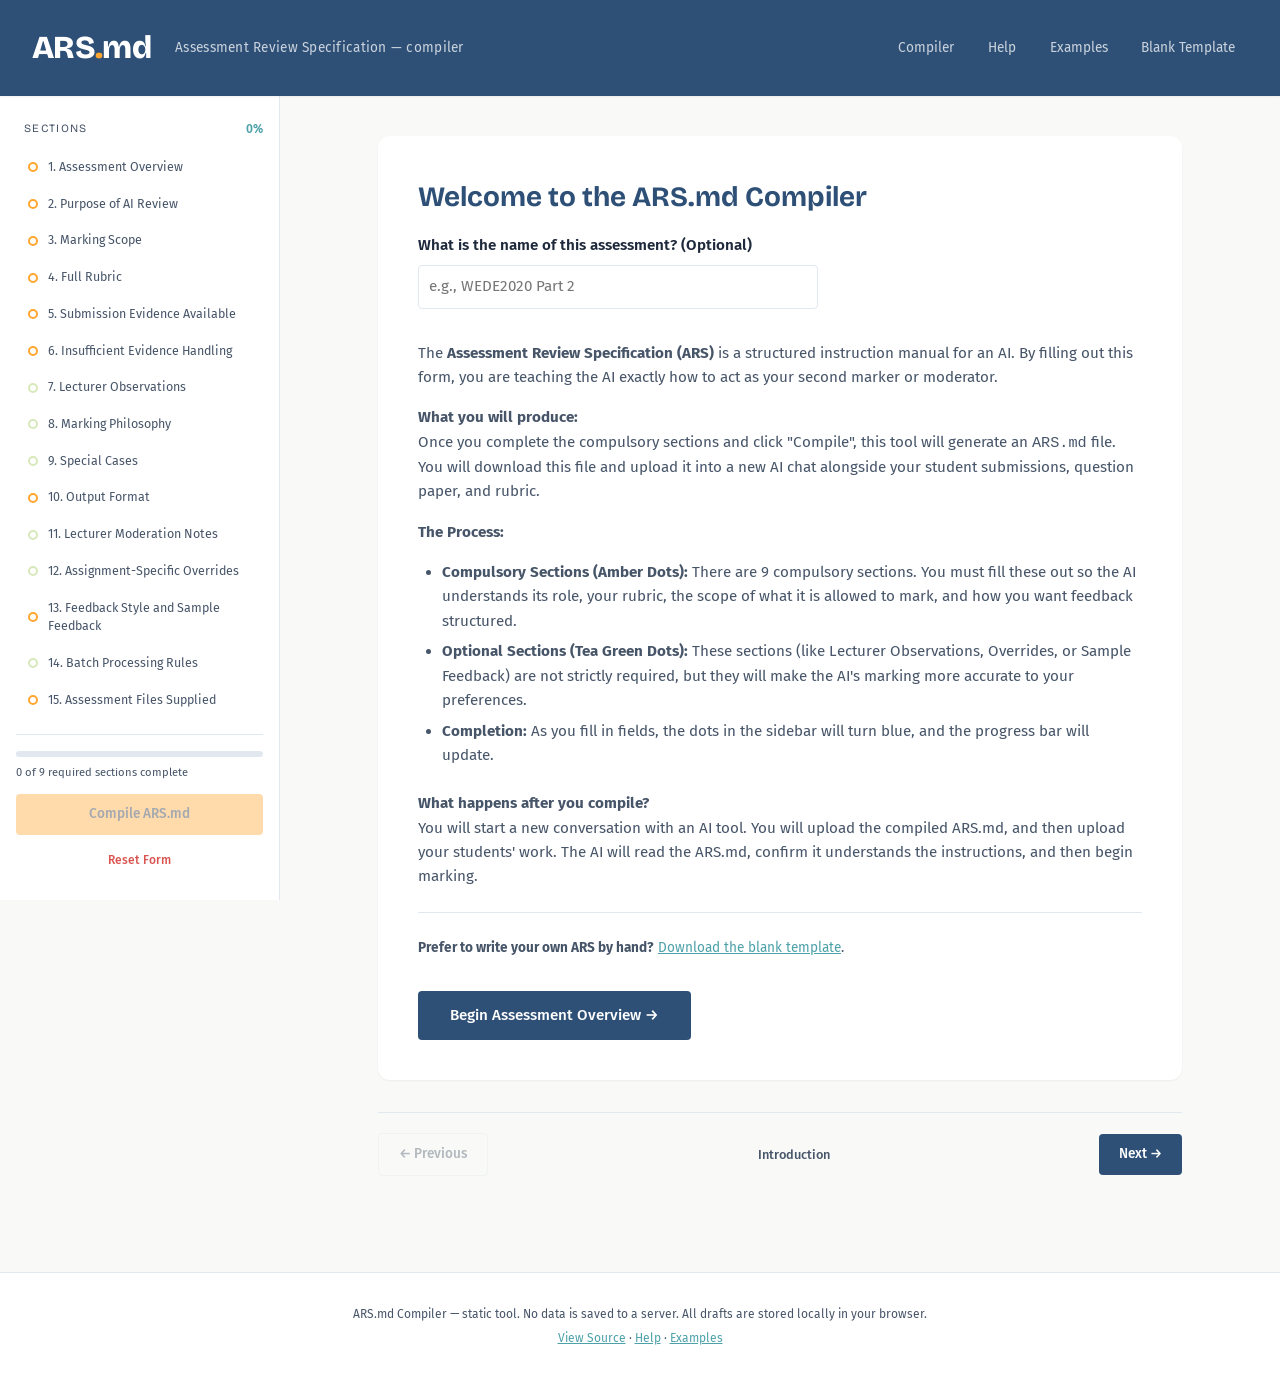
<file: index.html>
<!DOCTYPE html>
<html lang="en-ZA">
<head>
  <meta charset="UTF-8">
  <meta name="viewport" content="width=device-width, initial-scale=1.0">
  
  <title>ARS.md Compiler — Build Assessment Review Specifications for AI Marking</title>
  <meta name="description" content="A free, static tool that generates Assessment Review Specifications (ARS.md) — structured instruction files that teach an AI how to mark student work as a second marker or moderator.">
  <meta name="author" content="Jessel Sookha">
  <meta name="keywords" content="assessment review specification, AI marking, second marker, moderation, lecturer tools, markdown compiler, ARS.md, lecturer, marking, feedback, assistance">
  
  <link rel="canonical" href="https://jesselsookha.github.io/ARS/">
  
  <!-- Open Graph (Facebook, LinkedIn) -->
  <meta property="og:type" content="website">
  <meta property="og:url" content="https://jesselsookha.github.io/ARS/">
  <meta property="og:title" content="ARS.md Compiler — Assessment Review Specification Builder">
  <meta property="og:description" content="Generate a structured ARS.md file to teach an AI exactly how to mark your students' work.">
  <meta property="og:image" content="https://jesselsookha.github.io/ARS/assets/og-image.png">
  <meta property="og:image:width" content="1200">
  <meta property="og:image:height" content="630">
  
  <!-- Twitter Card -->
  <meta name="twitter:card" content="summary_large_image">
  <meta name="twitter:title" content="ARS.md Compiler — Assessment Review Specification Builder">
  <meta name="twitter:description" content="Generate a structured ARS.md file to teach an AI exactly how to mark your students' work.">
  <meta name="twitter:image" content="https://jesselsookha.github.io/ARS/assets/og-image.png">

  <!-- Theme colour for mobile browsers -->
  <meta name="theme-color" content="#2e5077">

  <link rel="preconnect" href="https://fonts.googleapis.com">
  <link rel="preconnect" href="https://fonts.gstatic.com" crossorigin>
  <link href="https://fonts.googleapis.com/css2?family=Bricolage+Grotesque:opsz,wght@12..96,800&family=Fira+Sans:wght@400;500;600&family=Fira+Mono:wght@400;500&display=swap" rel="stylesheet">
  
  <link rel="icon" type="image/svg+xml" href="assets/og-image.svg">
  <link rel="stylesheet" href="css/reset.css">
  <link rel="stylesheet" href="css/styles.css">
</head>
<body>

  <header class="app-header">
    <div class="app-header__inner">
      <h1 class="app-header__title">ARS<span class="app-header__dot">.</span>md</h1>
      <p class="app-header__subtitle">Assessment Review Specification — compiler</p>
      <nav class="app-header__nav">
        <a href="index.html" class="app-header__link">Compiler</a>
        <a href="help.html" class="app-header__link">Help</a>
        <a href="examples/index.html" class="app-header__link">Examples</a>
        <a href="ARS-template.md" download class="app-header__link">Blank Template</a>
      </nav>
    </div>
  </header>

  <div class="app-shell">

    <aside class="sidebar" aria-label="Section navigation">
      <p class="sidebar__heading">Sections <span id="sidebar-progress-pct" class="sidebar__heading-pct">0%</span></p>
      <nav class="sidebar__nav" id="sidebar-nav"></nav>
      <div class="sidebar__footer">
        <div class="progress-bar" role="progressbar" aria-valuemin="0" aria-valuemax="100" aria-valuenow="0" id="progress-bar">
          <div class="progress-bar__fill" id="progress-fill"></div>
        </div>
        <p class="sidebar__progress-text" id="progress-text">0 of 0 sections complete</p>
        <button class="btn btn--accent btn--full" id="btn-compile" type="button" disabled>
          Compile ARS.md
        </button>
        <button class="btn btn--danger" id="btn-reset" type="button">
          Reset Form
        </button>
      </div>
    </aside>

    <main class="workspace" id="workspace">
      <div class="wizard" id="wizard"></div>
      <div class="wizard-nav">
        <button class="btn btn--ghost" id="btn-prev" type="button">← Previous</button>
        <span class="wizard-nav__counter" id="nav-counter">Section 1 of N</span>
        <button class="btn btn--primary" id="btn-next" type="button">Next →</button>
      </div>
    </main>

  </div>

  <footer class="app-footer">
    <p>ARS.md Compiler — static tool. No data is saved to a server. All drafts are stored locally in your browser.</p>
    <p><a href="https://github.com/jesselsookha/ARS" target="_blank" rel="noopener">View Source</a> · <a href="help.html">Help</a> · <a href="examples/index.html">Examples</a></p>
  </footer>

  <div class="modal" id="output-modal" aria-hidden="true" role="dialog" aria-modal="true" aria-labelledby="output-modal-title">
    <div class="modal__backdrop" data-close-modal></div>
    <div class="modal__panel">
      <header class="modal__header">
        <h2 class="modal__title" id="output-modal-title">Compiled ARS.md</h2>
        <button class="modal__close" data-close-modal aria-label="Close">×</button>
      </header>
      <div class="modal__body">
        <div class="output-checklist" id="output-checklist"></div>
        <pre class="output-preview" id="output-preview"><code></code></pre>
      </div>
      <footer class="modal__footer">
        <button class="btn btn--ghost" id="btn-print" type="button">Print / Save PDF</button>
        <button class="btn btn--ghost" id="btn-copy" type="button">Copy ARS.md</button>
        <button class="btn btn--primary" id="btn-download" type="button">Download ARS.md</button>
      </footer>
    </div>
  </div>

  <script src="js/sections.js"></script>
  <script src="js/state.js"></script>
  <script src="js/render.js"></script>
  <script src="js/validate.js"></script>
  <script src="js/compile.js"></script>
  <script src="js/app.js"></script>
</body>
</html>
</file>
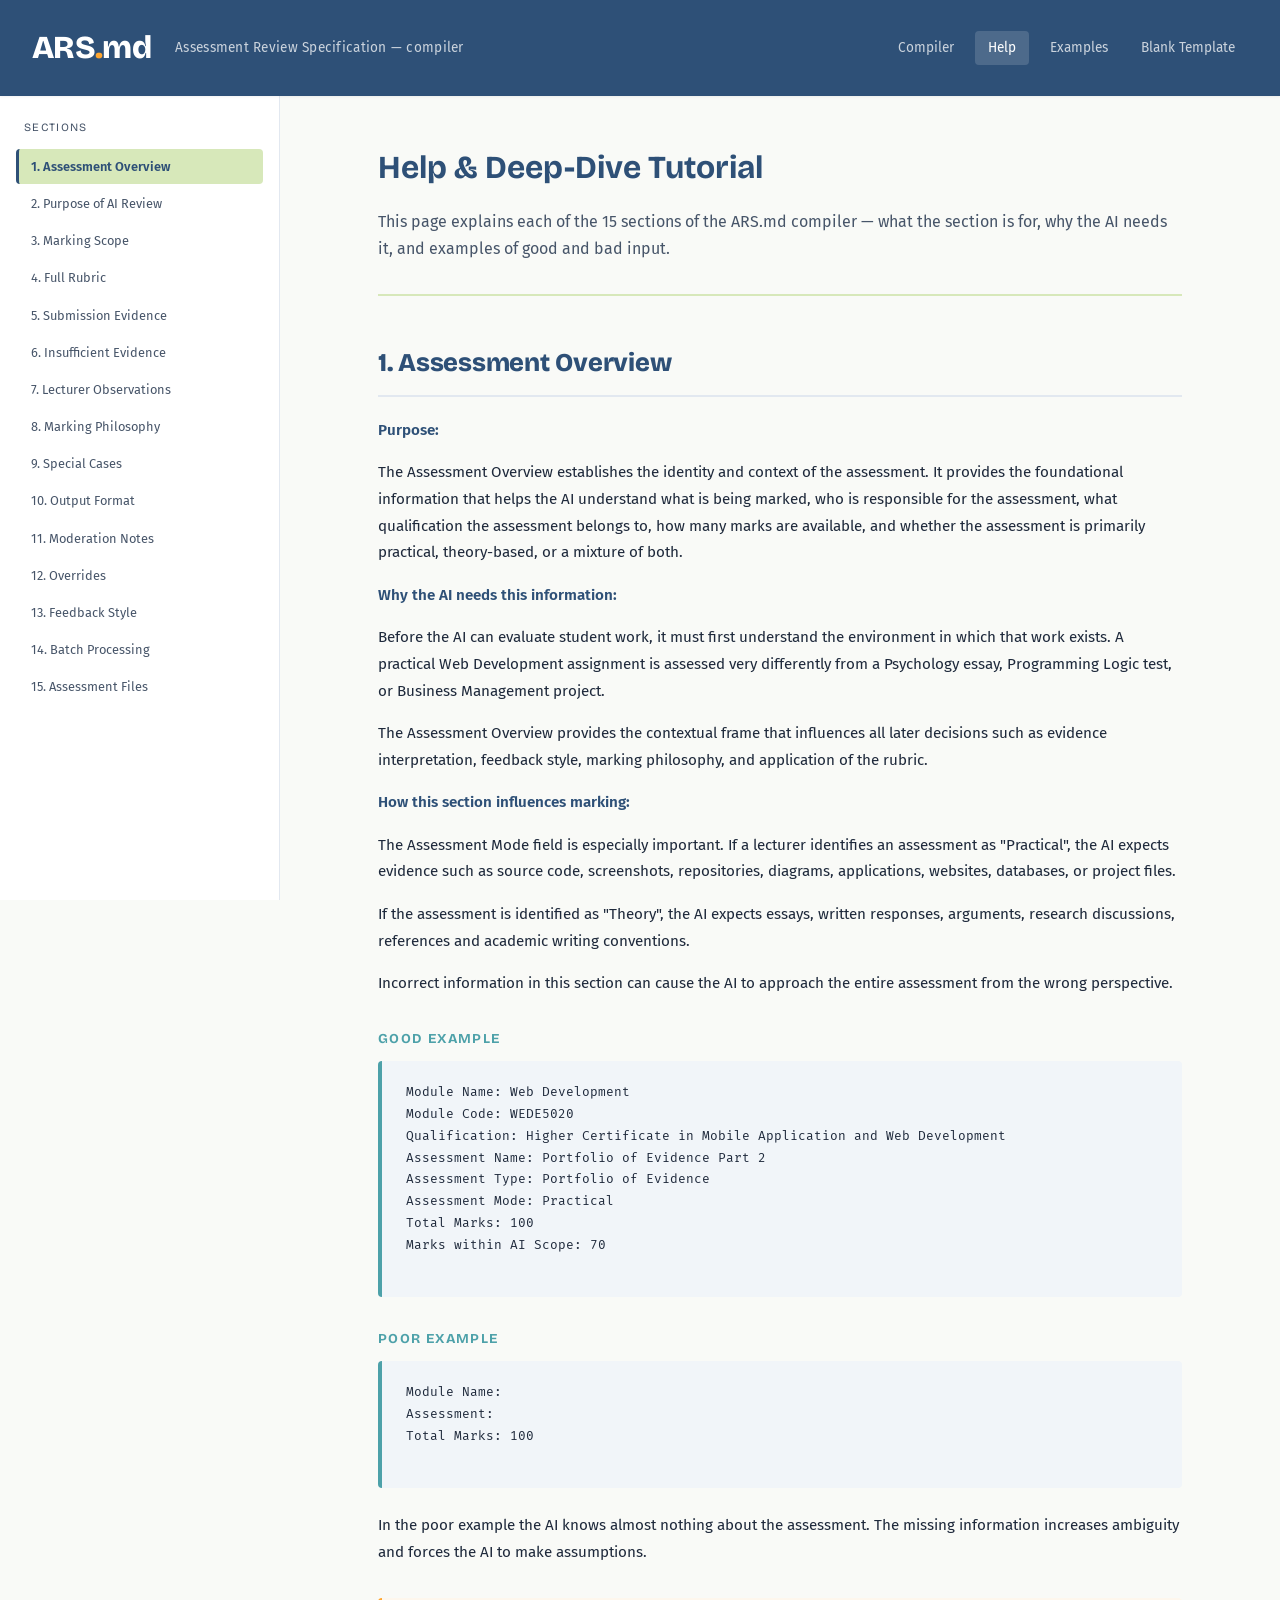
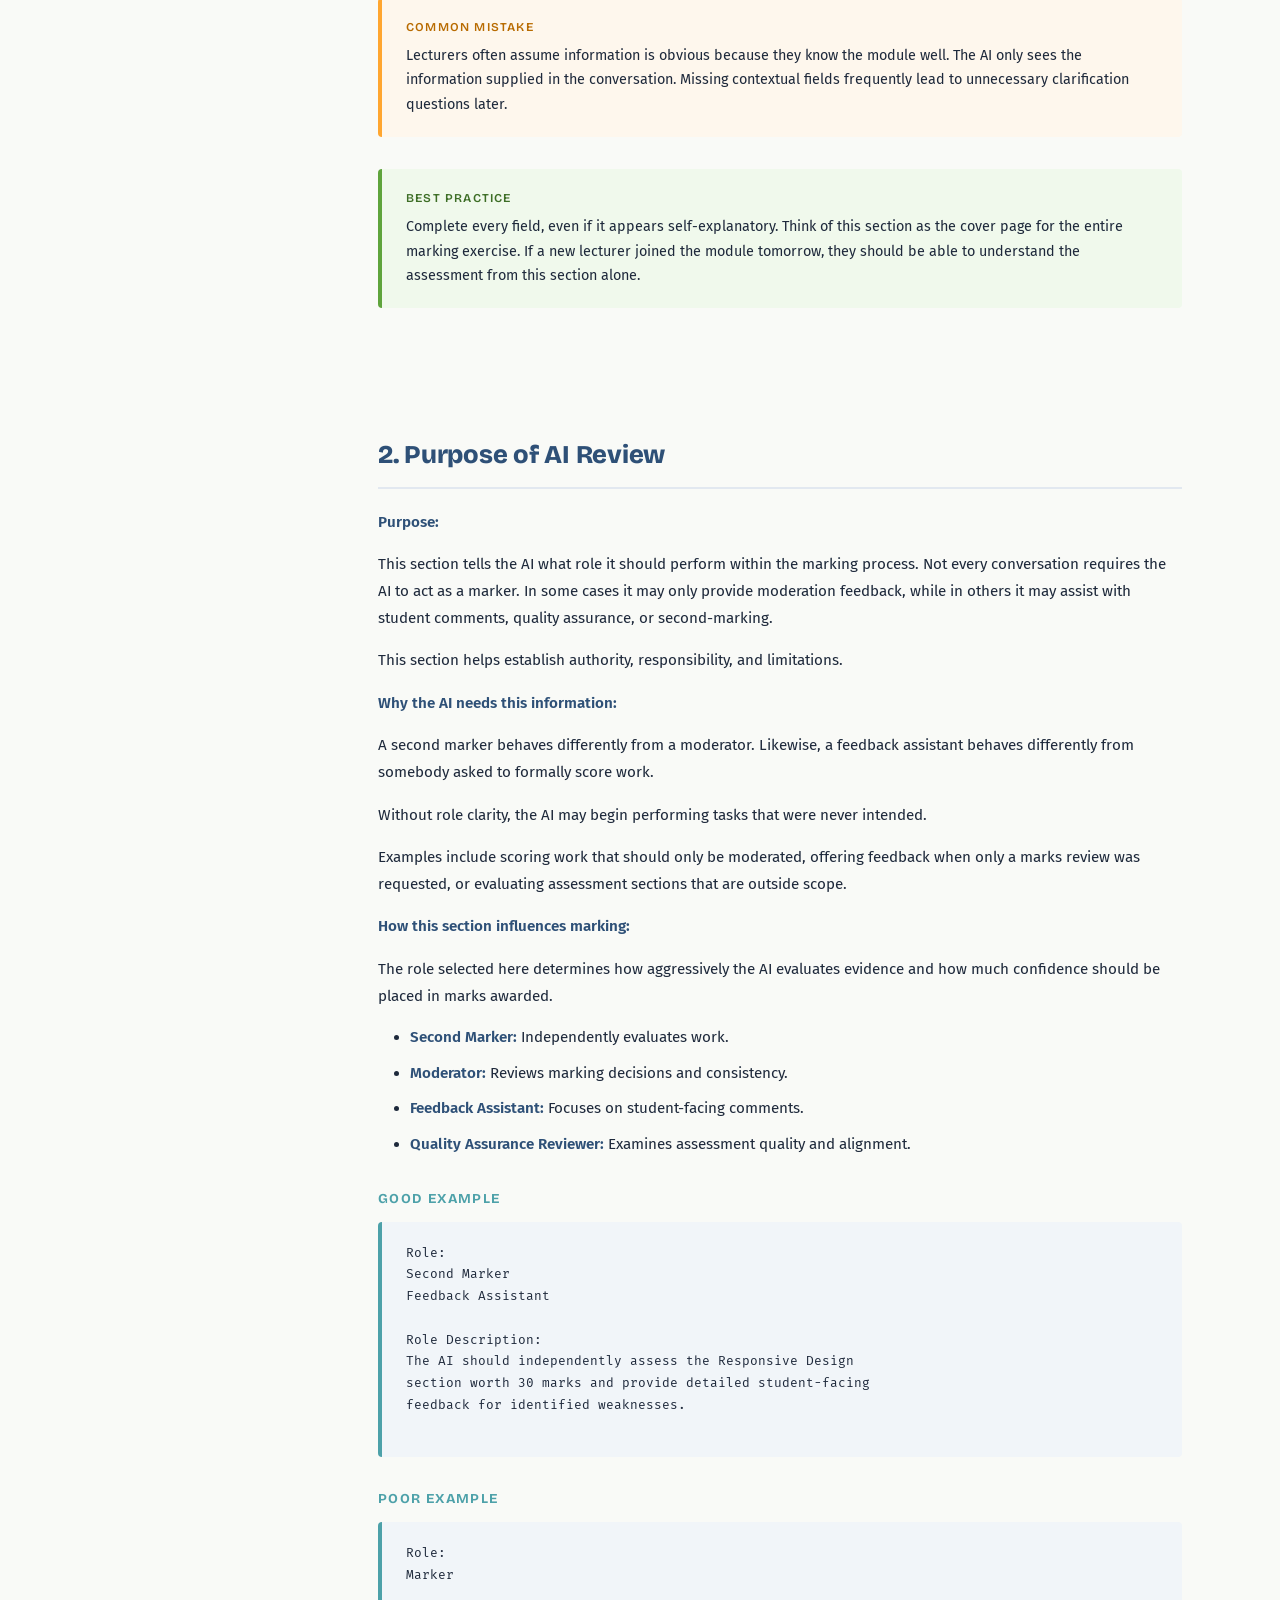
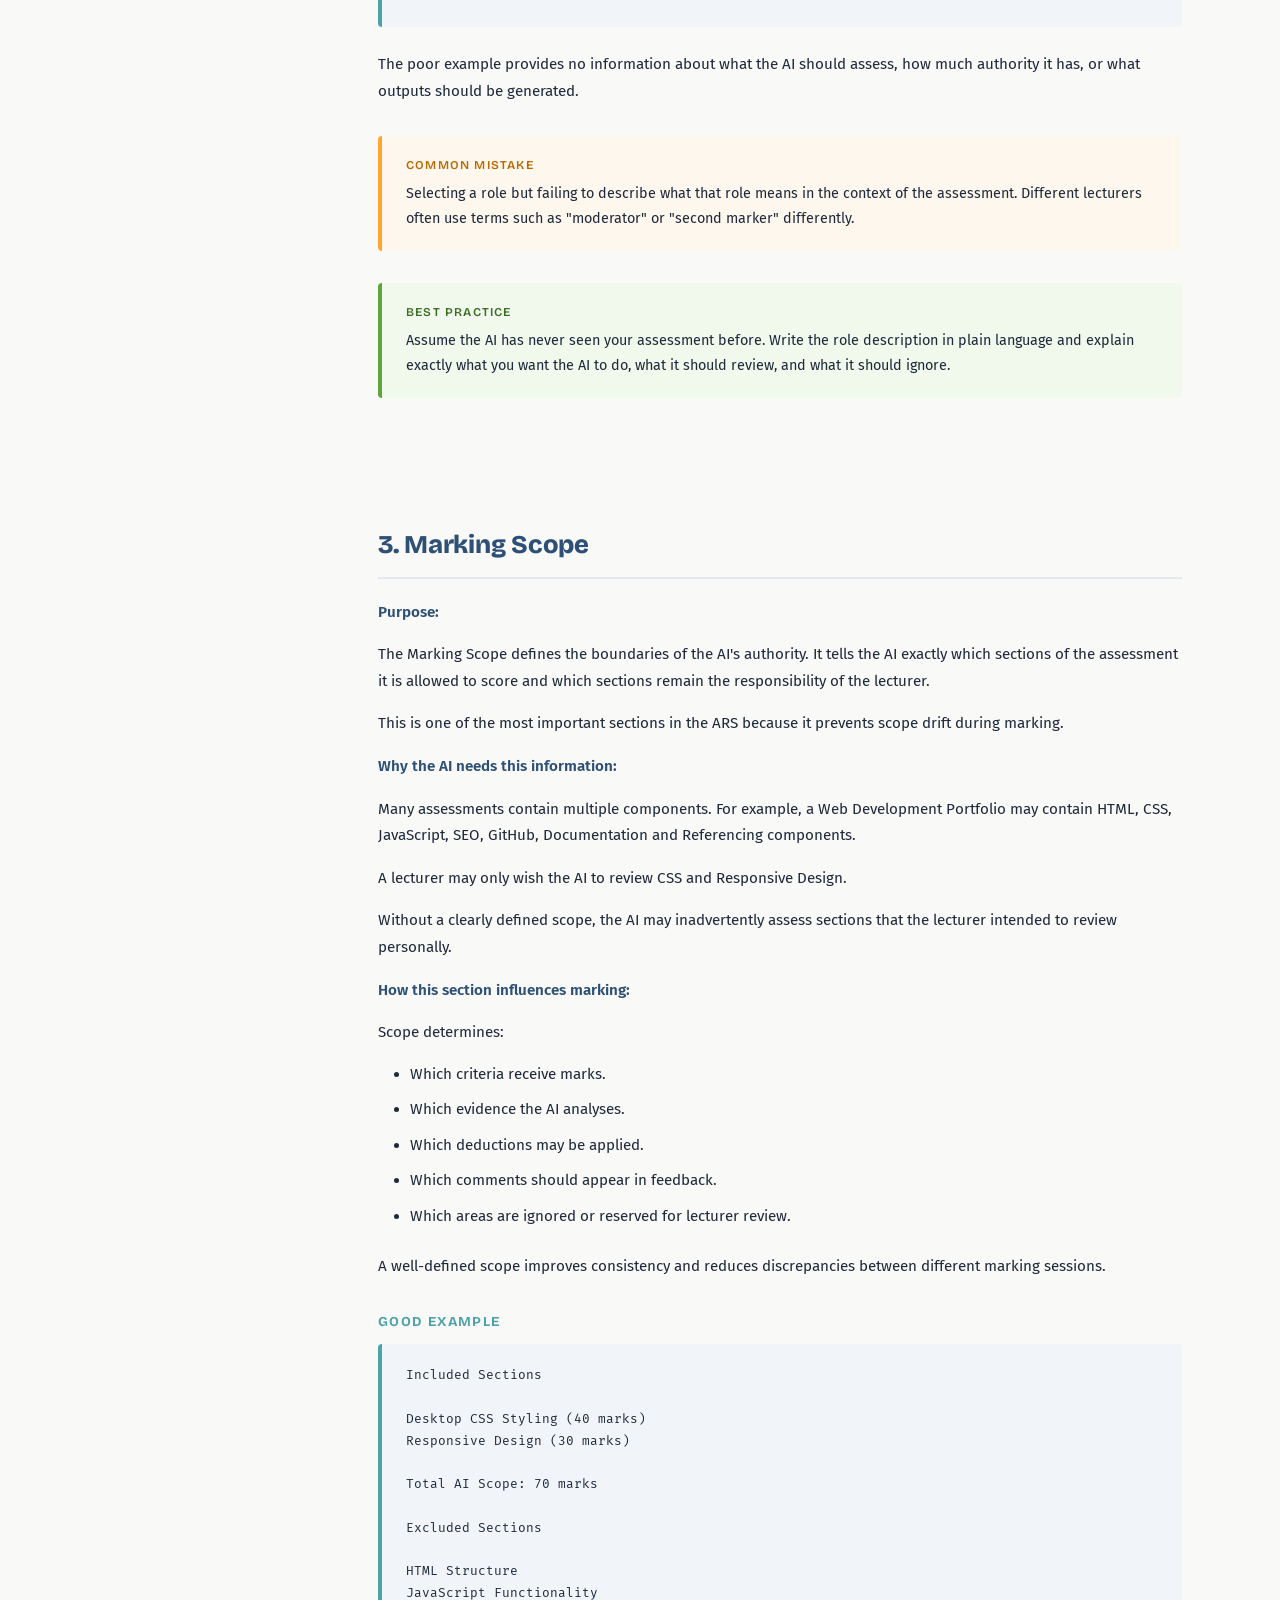
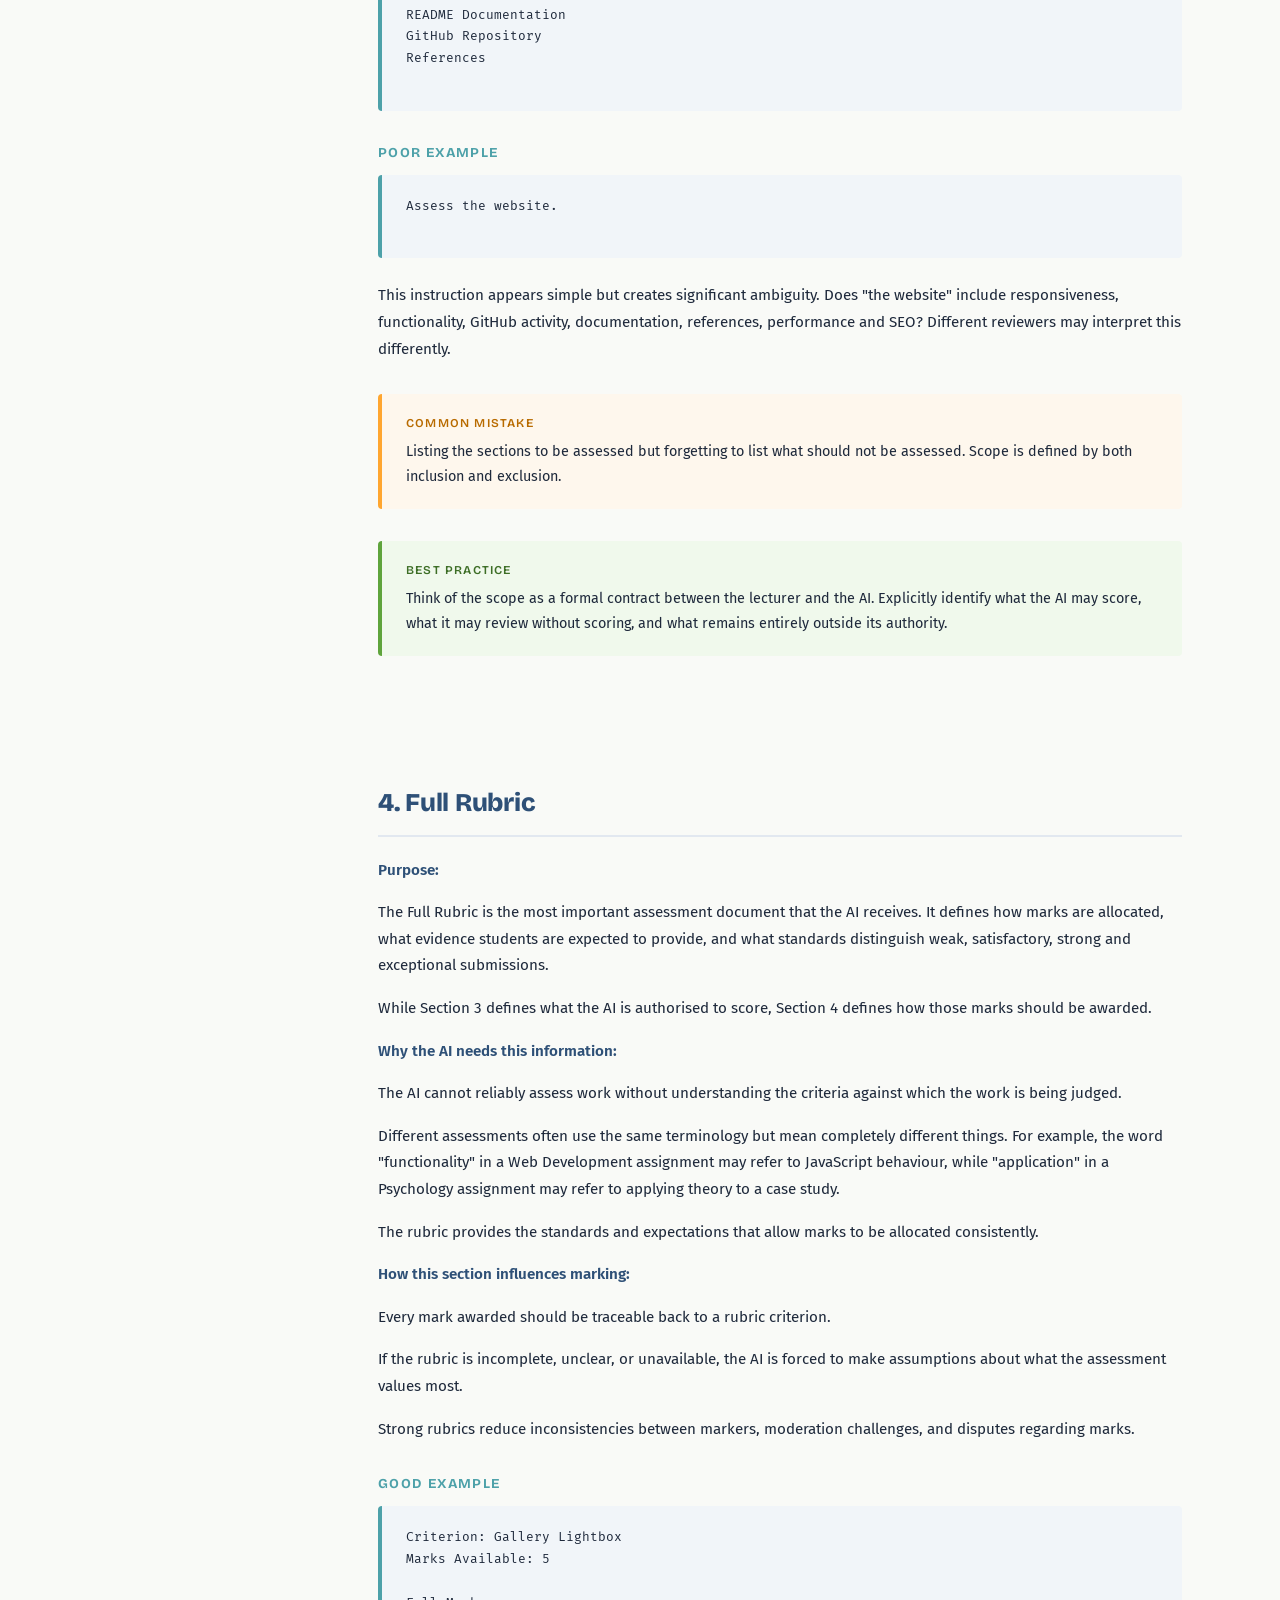
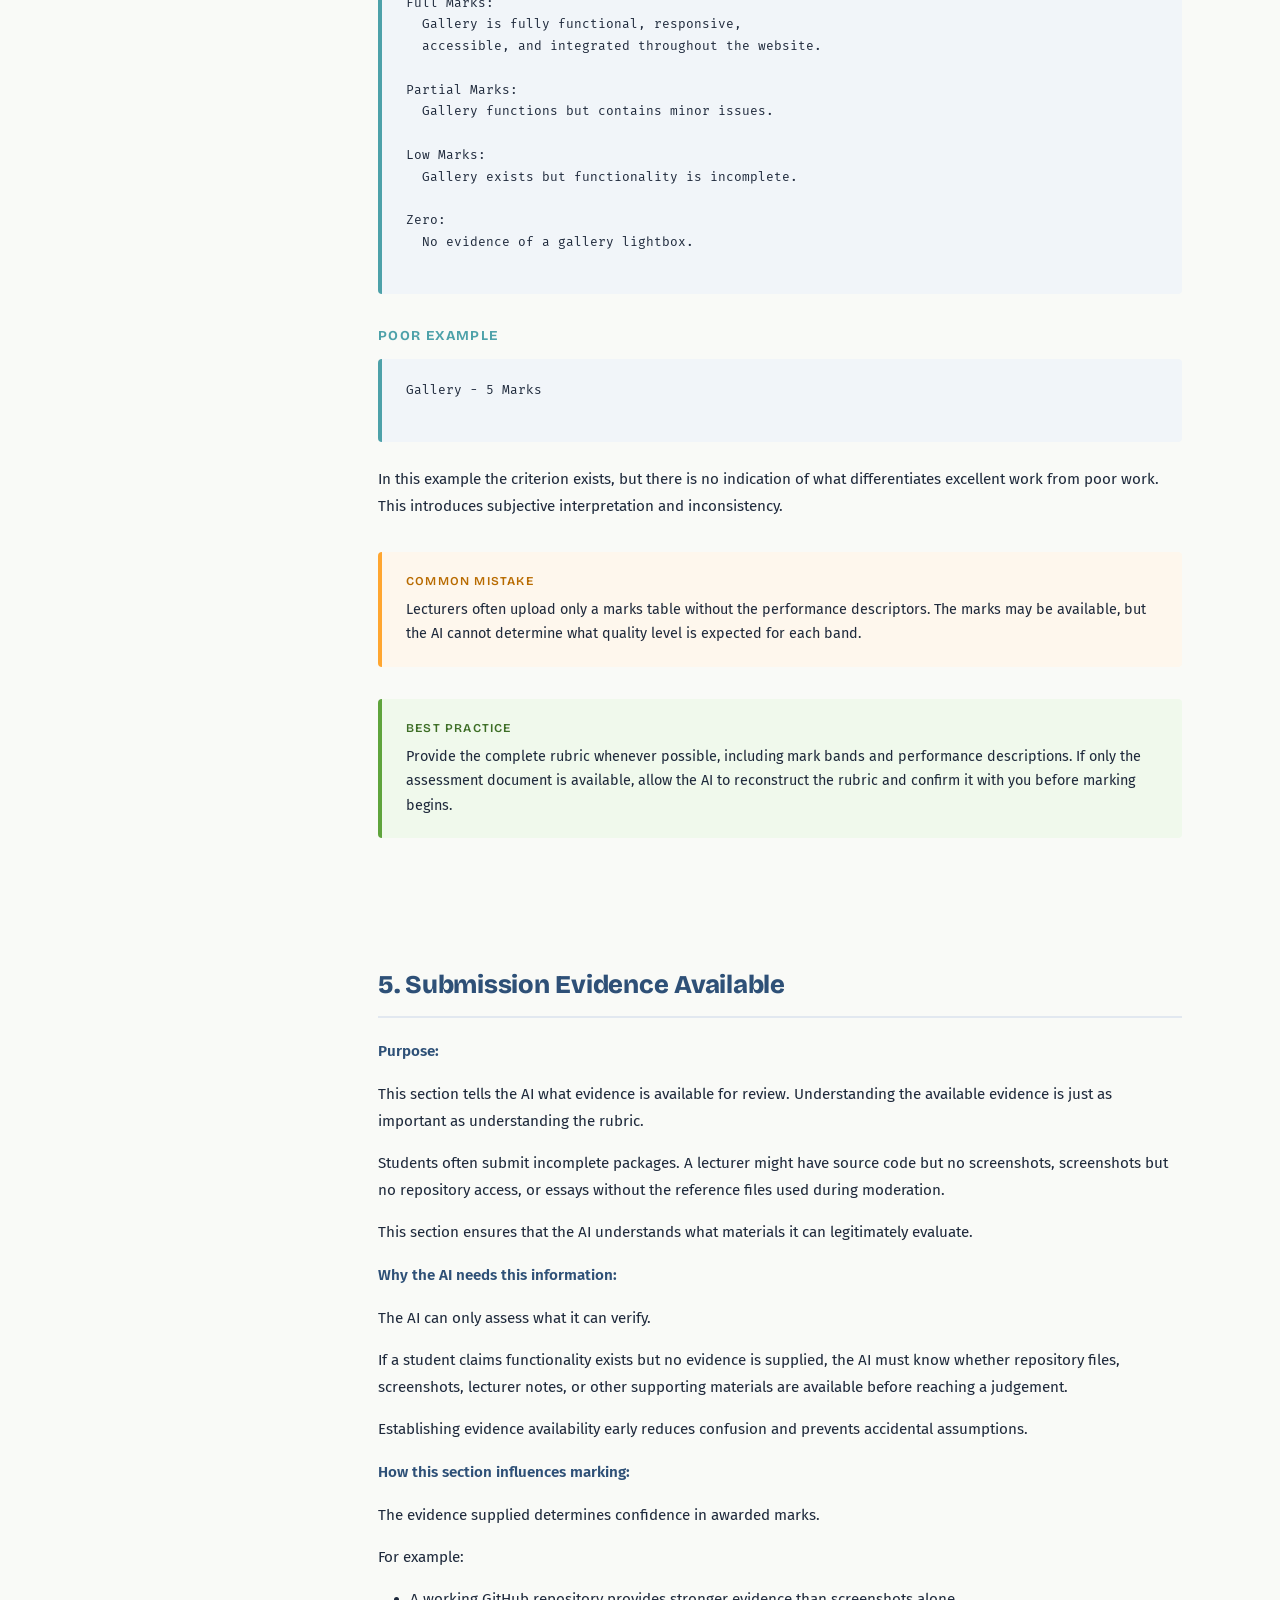
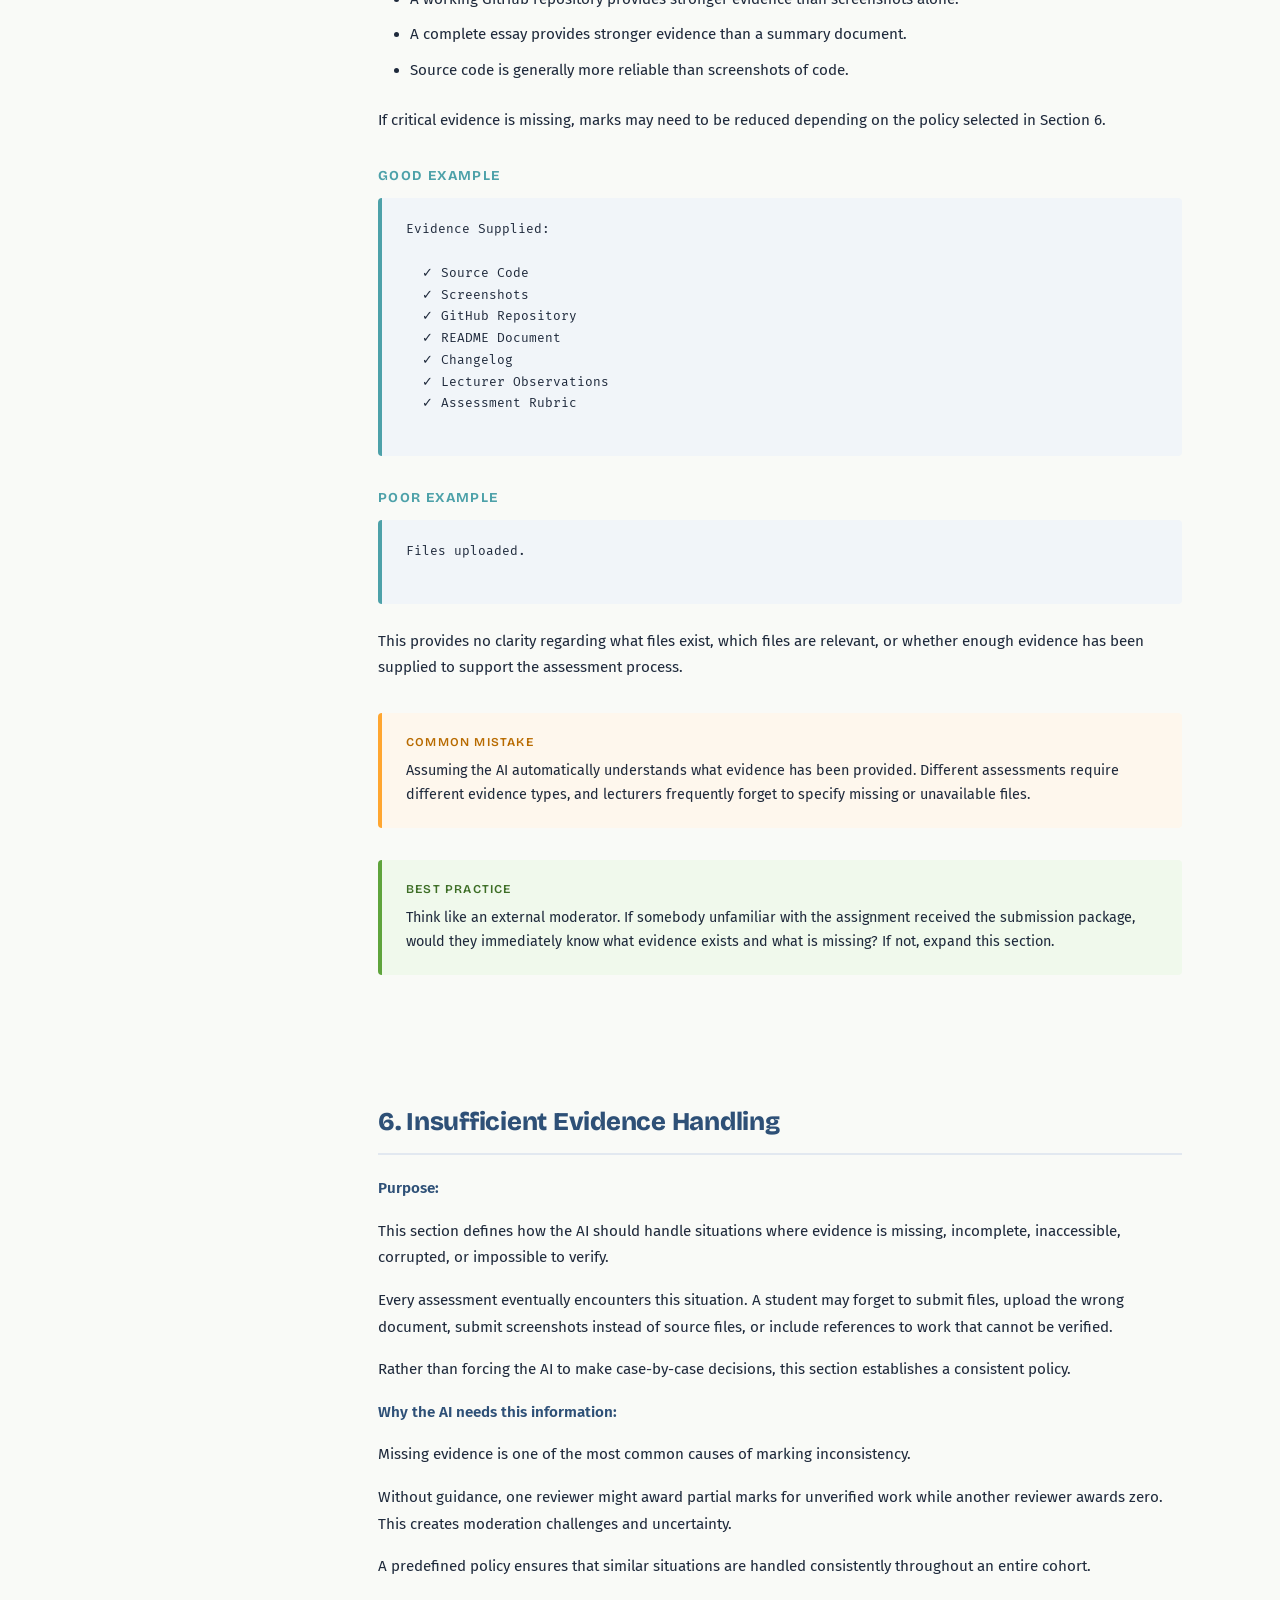
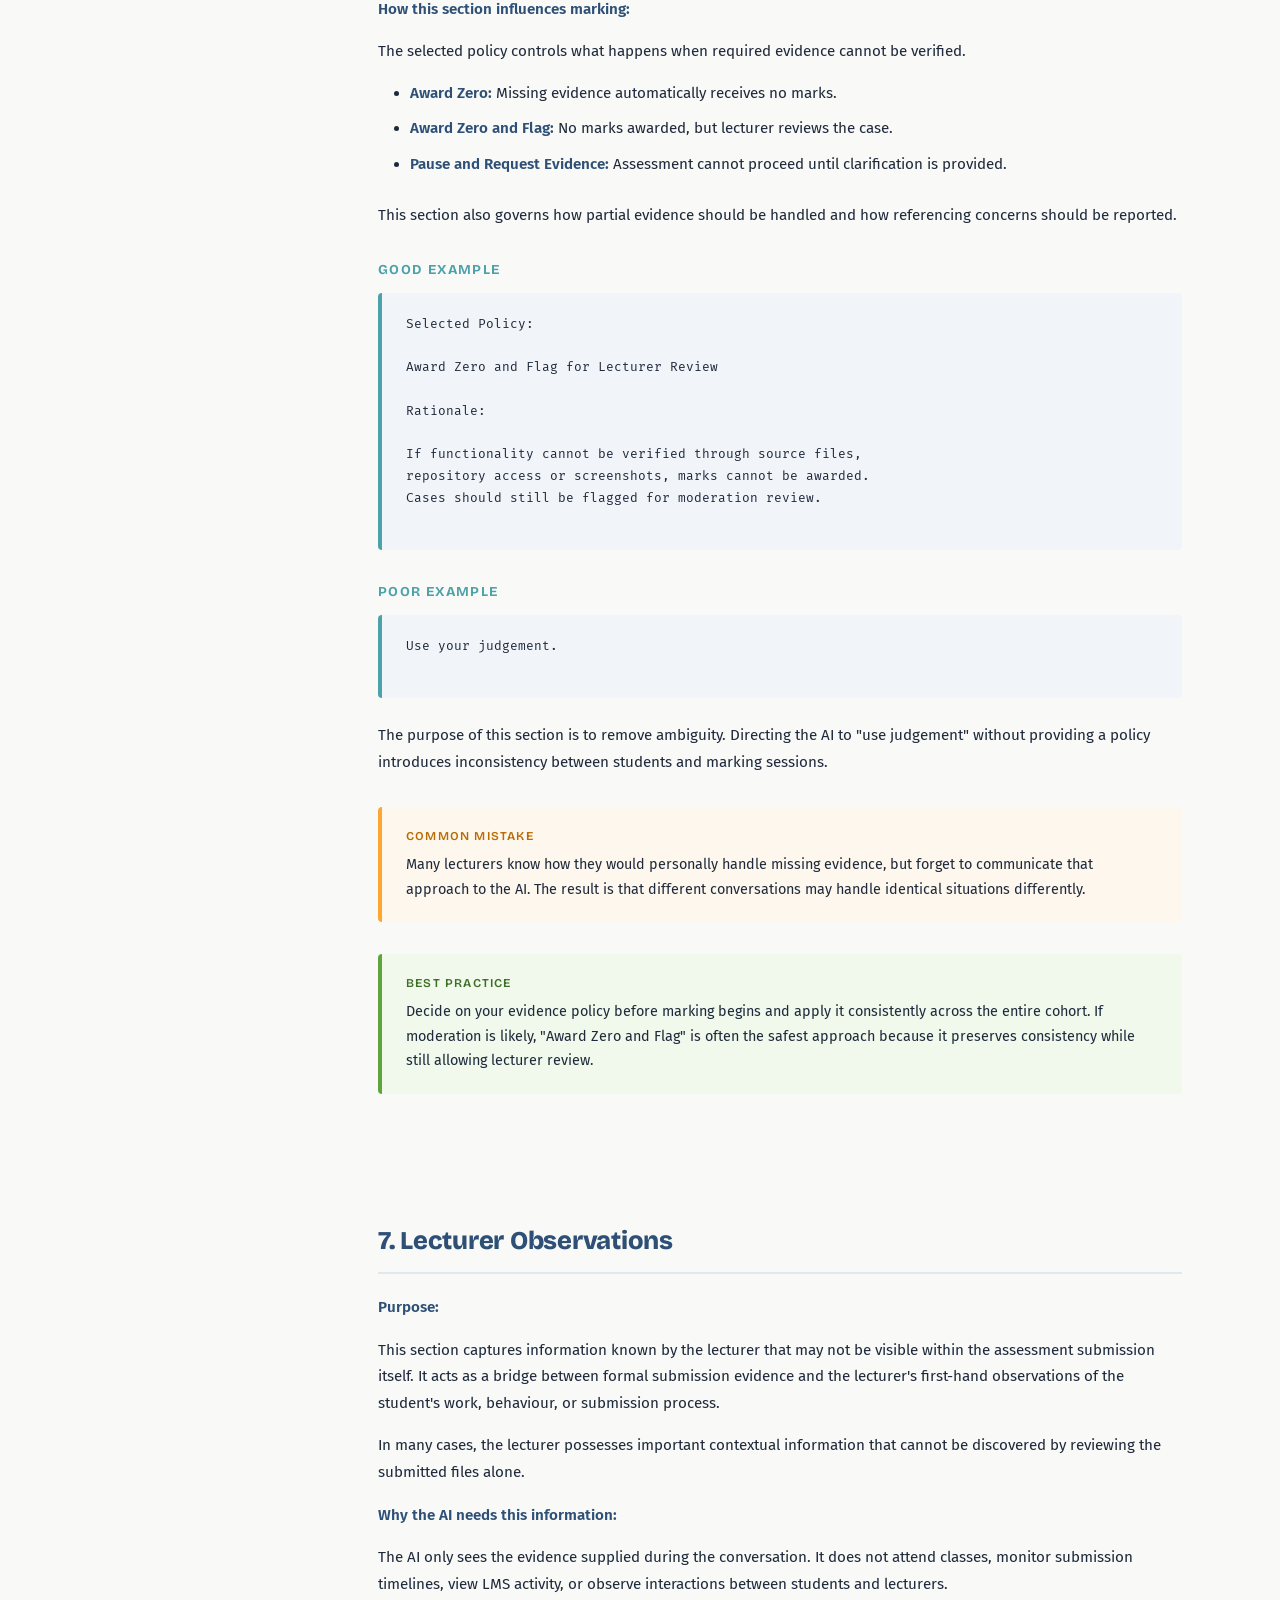
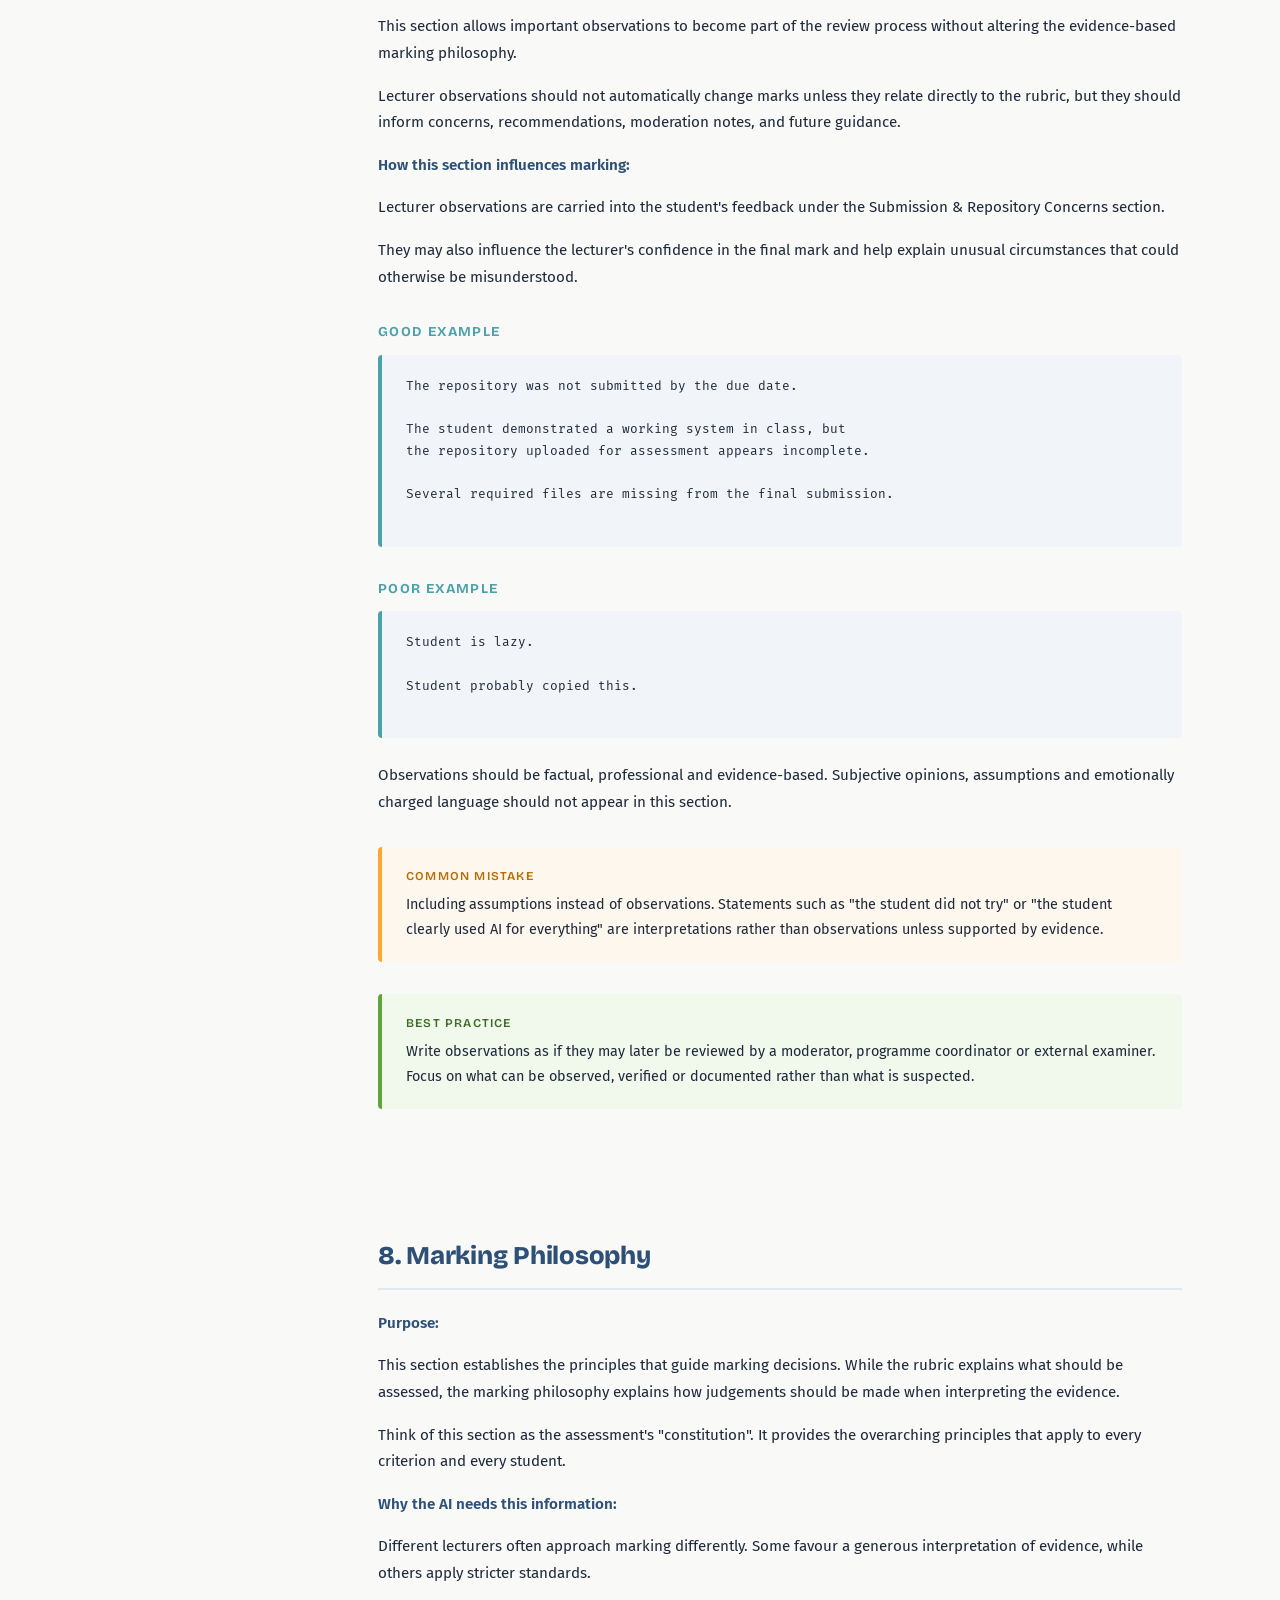
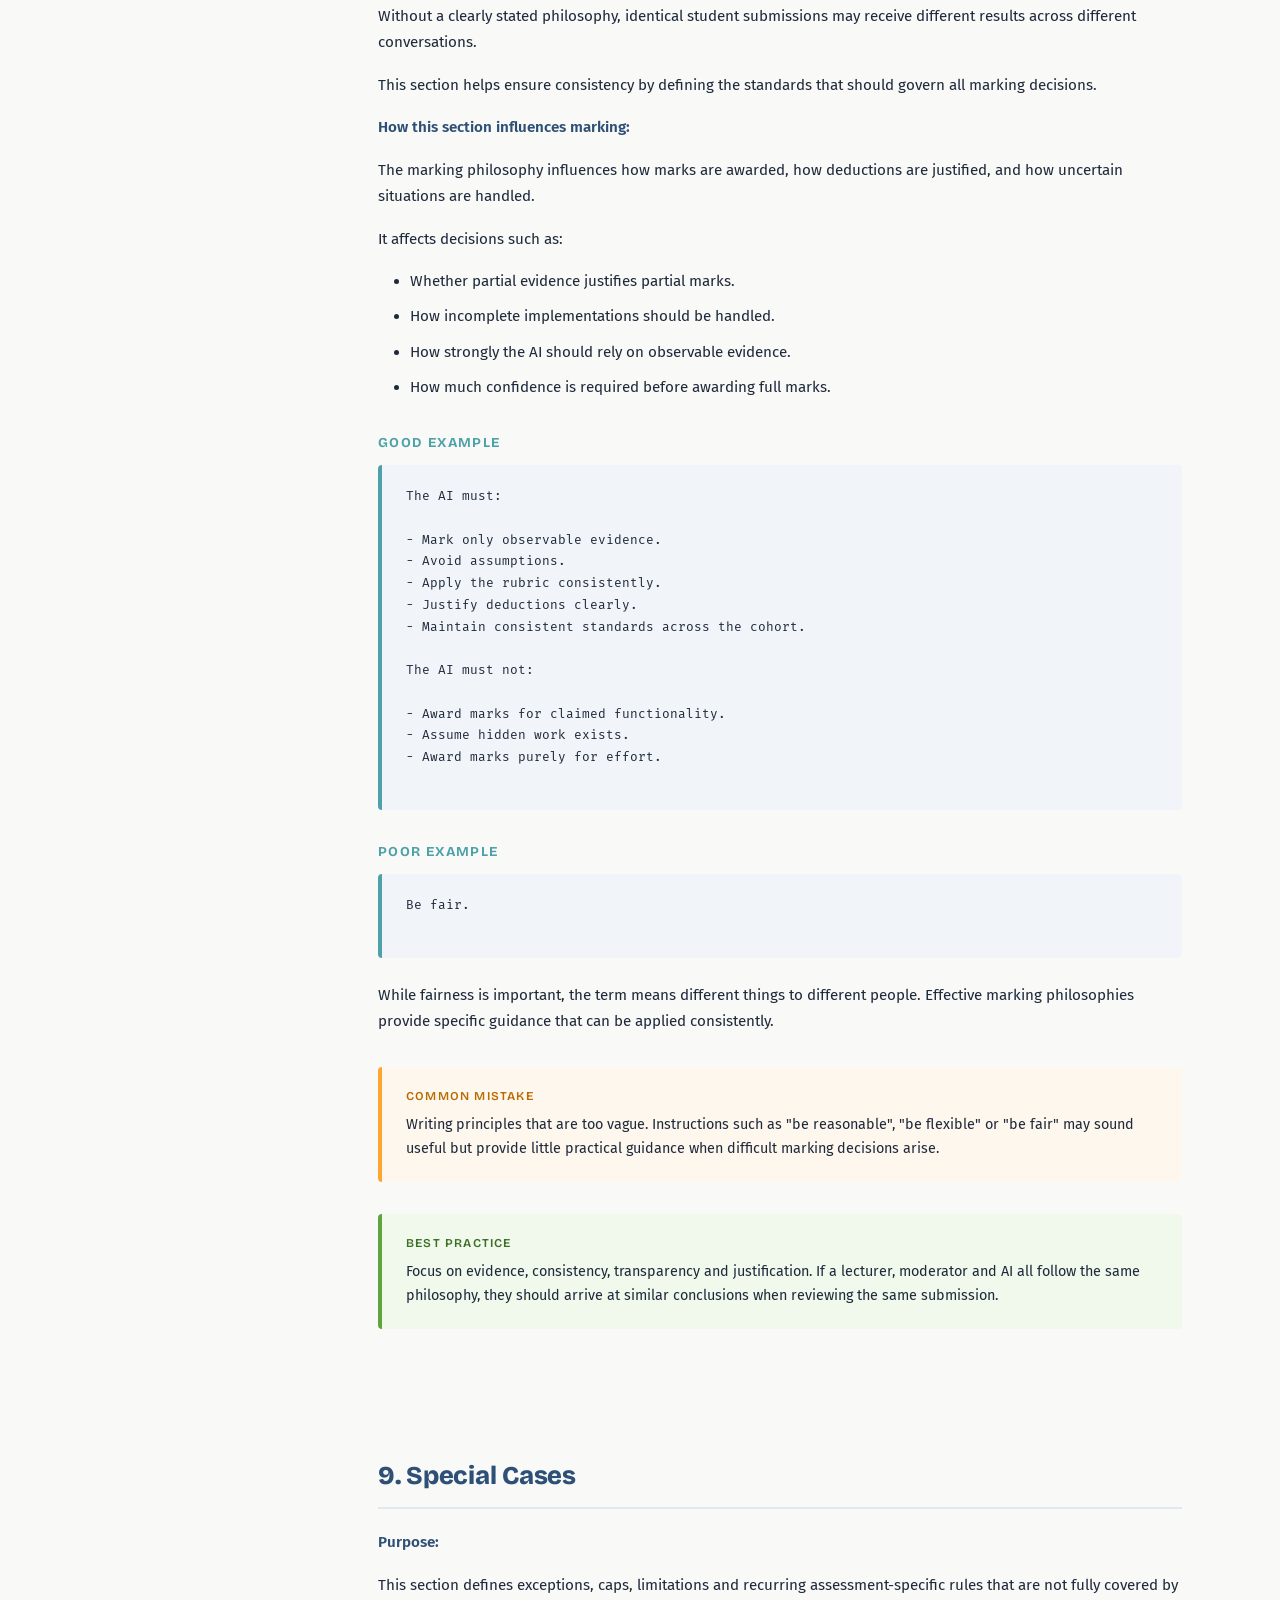
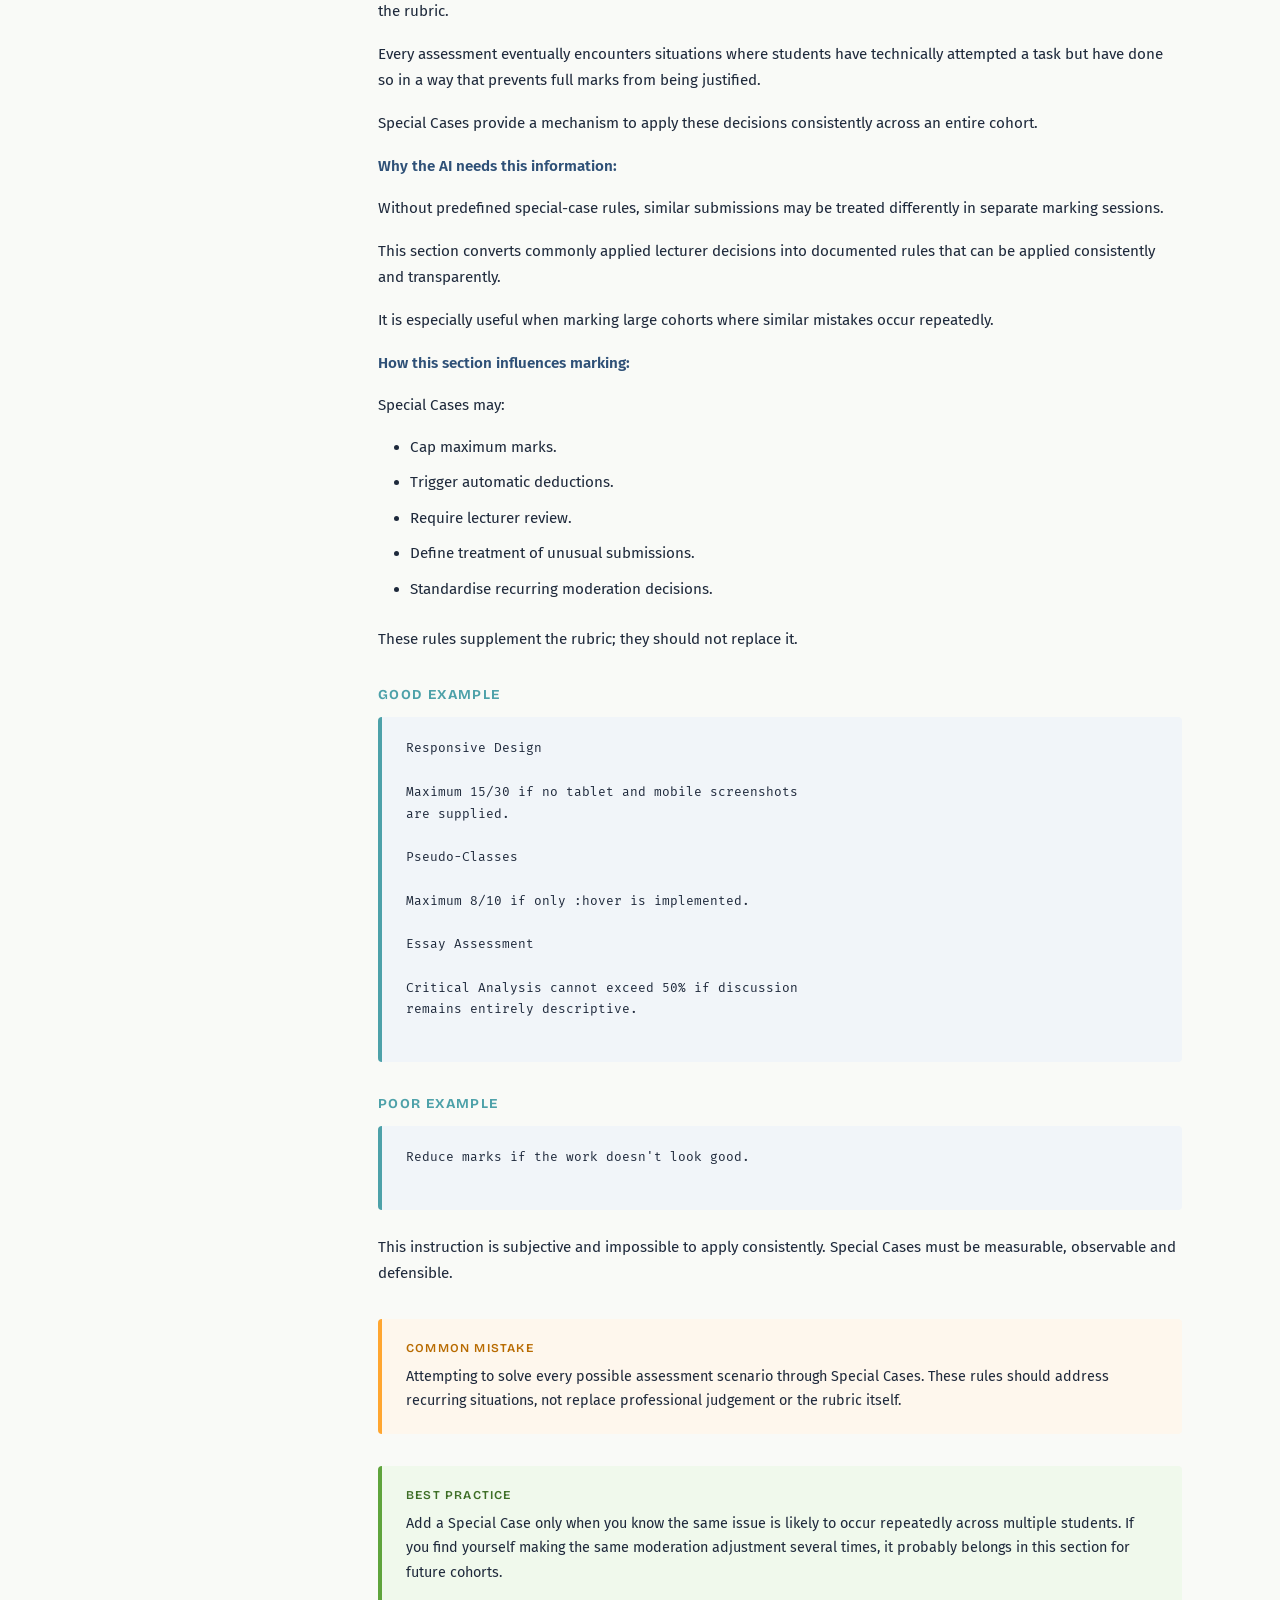
<file: help.html>
<!doctype html>
<html lang="en-ZA">
  <head>
    <meta charset="UTF-8" />
    <meta name="viewport" content="width=device-width, initial-scale=1.0" />
    <title>Help — ARS.md Compiler</title>
    <meta
      name="description"
      content="Deep dive guidance for each of the 15 sections of the Assessment Review Specification."
    />
    <link rel="canonical" href="https://jesselsookha.github.io/ARS/help.html" />
    <link rel="preconnect" href="https://fonts.googleapis.com" />
    <link rel="preconnect" href="https://fonts.gstatic.com" crossorigin />
    <link
      href="https://fonts.googleapis.com/css2?family=Bricolage+Grotesque:opsz,wght@12..96,800&family=Fira+Sans:wght@400;500;600&family=Fira+Mono:wght@400;500&display=swap"
      rel="stylesheet"
    />
    <link rel="icon" type="image/svg+xml" href="assets/og-image.svg" />
    <link rel="stylesheet" href="css/reset.css" />
    <link rel="stylesheet" href="css/styles.css" />
  </head>

  <body>
    <header class="app-header">
      <div class="app-header__inner">
        <h1 class="app-header__title">
          ARS<span class="app-header__dot">.</span>md
        </h1>
        <p class="app-header__subtitle">
          Assessment Review Specification — compiler
        </p>
        <nav class="app-header__nav">
          <a href="index.html" class="app-header__link">Compiler</a>
          <a href="help.html" class="app-header__link app-header__link--active">Help</a>
          <a href="examples/index.html" class="app-header__link">Examples</a>
          <a href="ARS-template.md" download class="app-header__link">Blank Template</a>
        </nav>
      </div>
    </header>

    <div class="app-shell">
      <aside class="sidebar sidebar--help" aria-label="Help navigation">
        <p class="sidebar__heading">Sections</p>
        <nav class="sidebar__nav">
          <a href="#s1" class="sidebar__item">1. Assessment Overview</a>
          <a href="#s2" class="sidebar__item">2. Purpose of AI Review</a>
          <a href="#s3" class="sidebar__item">3. Marking Scope</a>
          <a href="#s4" class="sidebar__item">4. Full Rubric</a>
          <a href="#s5" class="sidebar__item">5. Submission Evidence</a>
          <a href="#s6" class="sidebar__item">6. Insufficient Evidence</a>
          <a href="#s7" class="sidebar__item">7. Lecturer Observations</a>
          <a href="#s8" class="sidebar__item">8. Marking Philosophy</a>
          <a href="#s9" class="sidebar__item">9. Special Cases</a>
          <a href="#s10" class="sidebar__item">10. Output Format</a>
          <a href="#s11" class="sidebar__item">11. Moderation Notes</a>
          <a href="#s12" class="sidebar__item">12. Overrides</a>
          <a href="#s13" class="sidebar__item">13. Feedback Style</a>
          <a href="#s14" class="sidebar__item">14. Batch Processing</a>
          <a href="#s15" class="sidebar__item">15. Assessment Files</a>
        </nav>
      </aside>
      <main class="workspace help-content" id="top">
        <h1 class="help-title">Help &amp; Deep-Dive Tutorial</h1>
        <p class="help-intro">
          This page explains each of the 15 sections of the ARS.md compiler —
          what the section is for, why the AI needs it, and examples of good and
          bad input.
        </p>

        <section id="s1" class="help-section">
          <h2>1. Assessment Overview</h2>
          <p><strong>Purpose:</strong></p>
          <p>
            The Assessment Overview establishes the identity and context of the
            assessment. It provides the foundational information that helps the
            AI understand what is being marked, who is responsible for the
            assessment, what qualification the assessment belongs to, how many
            marks are available, and whether the assessment is primarily
            practical, theory-based, or a mixture of both.
          </p>
          <p><strong>Why the AI needs this information:</strong></p>

          <p>
            Before the AI can evaluate student work, it must first understand
            the environment in which that work exists. A practical Web
            Development assignment is assessed very differently from a
            Psychology essay, Programming Logic test, or Business Management
            project.
          </p>

          <p>
            The Assessment Overview provides the contextual frame that
            influences all later decisions such as evidence interpretation,
            feedback style, marking philosophy, and application of the rubric.
          </p>

          <p><strong>How this section influences marking:</strong></p>

          <p>
            The Assessment Mode field is especially important. If a lecturer
            identifies an assessment as "Practical", the AI expects evidence
            such as source code, screenshots, repositories, diagrams,
            applications, websites, databases, or project files.
          </p>

          <p>
            If the assessment is identified as "Theory", the AI expects essays,
            written responses, arguments, research discussions, references and
            academic writing conventions.
          </p>

          <p>
            Incorrect information in this section can cause the AI to approach
            the entire assessment from the wrong perspective.
          </p>

          <h3>Good Example</h3>

          <pre>
Module Name: Web Development
Module Code: WEDE5020
Qualification: Higher Certificate in Mobile Application and Web Development
Assessment Name: Portfolio of Evidence Part 2
Assessment Type: Portfolio of Evidence
Assessment Mode: Practical
Total Marks: 100
Marks within AI Scope: 70
          </pre>

          <h3>Poor Example</h3>

          <pre>
Module Name:
Assessment:
Total Marks: 100
          </pre>

          <p>
            In the poor example the AI knows almost nothing about the
            assessment. The missing information increases ambiguity and forces
            the AI to make assumptions.
          </p>

          <div class="help-tip">
            <strong>Common Mistake</strong>
            <p>
              Lecturers often assume information is obvious because they know
              the module well. The AI only sees the information supplied in the
              conversation. Missing contextual fields frequently lead to
              unnecessary clarification questions later.
            </p>
          </div>

          <div class="help-tip success">
            <strong>Best Practice</strong>
            <p>
              Complete every field, even if it appears self-explanatory. Think
              of this section as the cover page for the entire marking exercise.
              If a new lecturer joined the module tomorrow, they should be able
              to understand the assessment from this section alone.
            </p>
          </div>
        </section>

        <section id="s2" class="help-section">
          <h2>2. Purpose of AI Review</h2>
          <p><strong>Purpose:</strong></p>

          <p>
            This section tells the AI what role it should perform within the
            marking process. Not every conversation requires the AI to act as a
            marker. In some cases it may only provide moderation feedback, while
            in others it may assist with student comments, quality assurance, or
            second-marking.
          </p>

          <p>
            This section helps establish authority, responsibility, and
            limitations.
          </p>

          <p><strong>Why the AI needs this information:</strong></p>

          <p>
            A second marker behaves differently from a moderator. Likewise, a
            feedback assistant behaves differently from somebody asked to
            formally score work.
          </p>

          <p>
            Without role clarity, the AI may begin performing tasks that were
            never intended.
          </p>

          <p>
            Examples include scoring work that should only be moderated,
            offering feedback when only a marks review was requested, or
            evaluating assessment sections that are outside scope.
          </p>

          <p><strong>How this section influences marking:</strong></p>

          <p>
            The role selected here determines how aggressively the AI evaluates
            evidence and how much confidence should be placed in marks awarded.
          </p>

          <ul>
            <li>
              <strong>Second Marker:</strong> Independently evaluates work.
            </li>
            <li>
              <strong>Moderator:</strong> Reviews marking decisions and
              consistency.
            </li>
            <li>
              <strong>Feedback Assistant:</strong> Focuses on student-facing
              comments.
            </li>
            <li>
              <strong>Quality Assurance Reviewer:</strong> Examines assessment
              quality and alignment.
            </li>
          </ul>

          <h3>Good Example</h3>

          <pre>
Role:
Second Marker
Feedback Assistant

Role Description:
The AI should independently assess the Responsive Design
section worth 30 marks and provide detailed student-facing
feedback for identified weaknesses.
          </pre>

          <h3>Poor Example</h3>

          <pre>
Role:
Marker
          </pre>

          <p>
            The poor example provides no information about what the AI should
            assess, how much authority it has, or what outputs should be
            generated.
          </p>

          <div class="help-tip">
            <strong>Common Mistake</strong>
            <p>
              Selecting a role but failing to describe what that role means in
              the context of the assessment. Different lecturers often use terms
              such as "moderator" or "second marker" differently.
            </p>
          </div>

          <div class="help-tip success">
            <strong>Best Practice</strong>
            <p>
              Assume the AI has never seen your assessment before. Write the
              role description in plain language and explain exactly what you
              want the AI to do, what it should review, and what it should
              ignore.
            </p>
          </div>
        </section>

        <section id="s3" class="help-section">
          <h2>3. Marking Scope</h2>

          <p><strong>Purpose:</strong></p>

          <p>
            The Marking Scope defines the boundaries of the AI's authority. It
            tells the AI exactly which sections of the assessment it is allowed
            to score and which sections remain the responsibility of the
            lecturer.
          </p>

          <p>
            This is one of the most important sections in the ARS because it
            prevents scope drift during marking.
          </p>

          <p><strong>Why the AI needs this information:</strong></p>

          <p>
            Many assessments contain multiple components. For example, a Web
            Development Portfolio may contain HTML, CSS, JavaScript, SEO,
            GitHub, Documentation and Referencing components.
          </p>

          <p>
            A lecturer may only wish the AI to review CSS and Responsive Design.
          </p>

          <p>
            Without a clearly defined scope, the AI may inadvertently assess
            sections that the lecturer intended to review personally.
          </p>

          <p><strong>How this section influences marking:</strong></p>

          <p>Scope determines:</p>

          <ul>
            <li>Which criteria receive marks.</li>
            <li>Which evidence the AI analyses.</li>
            <li>Which deductions may be applied.</li>
            <li>Which comments should appear in feedback.</li>
            <li>Which areas are ignored or reserved for lecturer review.</li>
          </ul>

          <p>
            A well-defined scope improves consistency and reduces discrepancies
            between different marking sessions.
          </p>

          <h3>Good Example</h3>

          <pre>
Included Sections

Desktop CSS Styling (40 marks)
Responsive Design (30 marks)

Total AI Scope: 70 marks

Excluded Sections
            
HTML Structure
JavaScript Functionality
README Documentation
GitHub Repository
References
          </pre>

          <h3>Poor Example</h3>

          <pre>
Assess the website.
          </pre>

          <p>
            This instruction appears simple but creates significant ambiguity.
            Does "the website" include responsiveness, functionality, GitHub
            activity, documentation, references, performance and SEO? Different
            reviewers may interpret this differently.
          </p>

          <div class="help-tip">
            <strong>Common Mistake</strong>
            <p>
              Listing the sections to be assessed but forgetting to list what
              should not be assessed. Scope is defined by both inclusion and
              exclusion.
            </p>
          </div>

          <div class="help-tip success">
            <strong>Best Practice</strong>
            <p>
              Think of the scope as a formal contract between the lecturer and
              the AI. Explicitly identify what the AI may score, what it may
              review without scoring, and what remains entirely outside its
              authority.
            </p>
          </div>
        </section>

        <section id="s4" class="help-section">
          <h2>4. Full Rubric</h2>

          <p><strong>Purpose:</strong></p>

          <p>
            The Full Rubric is the most important assessment document that the
            AI receives. It defines how marks are allocated, what evidence
            students are expected to provide, and what standards distinguish
            weak, satisfactory, strong and exceptional submissions.
          </p>

          <p>
            While Section 3 defines what the AI is authorised to score, Section
            4 defines how those marks should be awarded.
          </p>

          <p><strong>Why the AI needs this information:</strong></p>

          <p>
            The AI cannot reliably assess work without understanding the
            criteria against which the work is being judged.
          </p>

          <p>
            Different assessments often use the same terminology but mean
            completely different things. For example, the word "functionality"
            in a Web Development assignment may refer to JavaScript behaviour,
            while "application" in a Psychology assignment may refer to applying
            theory to a case study.
          </p>

          <p>
            The rubric provides the standards and expectations that allow marks
            to be allocated consistently.
          </p>

          <p><strong>How this section influences marking:</strong></p>

          <p>
            Every mark awarded should be traceable back to a rubric criterion.
          </p>

          <p>
            If the rubric is incomplete, unclear, or unavailable, the AI is
            forced to make assumptions about what the assessment values most.
          </p>

          <p>
            Strong rubrics reduce inconsistencies between markers, moderation
            challenges, and disputes regarding marks.
          </p>

          <h3>Good Example</h3>

          <pre>
Criterion: Gallery Lightbox
Marks Available: 5

Full Marks:
  Gallery is fully functional, responsive,
  accessible, and integrated throughout the website.

Partial Marks:
  Gallery functions but contains minor issues.

Low Marks:
  Gallery exists but functionality is incomplete.

Zero:
  No evidence of a gallery lightbox.
          </pre>

          <h3>Poor Example</h3>

          <pre>
Gallery - 5 Marks
          </pre>

          <p>
            In this example the criterion exists, but there is no indication of
            what differentiates excellent work from poor work. This introduces
            subjective interpretation and inconsistency.
          </p>

          <div class="help-tip">
            <strong>Common Mistake</strong>
            <p>
              Lecturers often upload only a marks table without the performance
              descriptors. The marks may be available, but the AI cannot
              determine what quality level is expected for each band.
            </p>
          </div>

          <div class="help-tip success">
            <strong>Best Practice</strong>
            <p>
              Provide the complete rubric whenever possible, including mark
              bands and performance descriptions. If only the assessment
              document is available, allow the AI to reconstruct the rubric and
              confirm it with you before marking begins.
            </p>
          </div>
        </section>

        <section id="s5" class="help-section">
          <h2>5. Submission Evidence Available</h2>

          <p><strong>Purpose:</strong></p>

          <p>
            This section tells the AI what evidence is available for review.
            Understanding the available evidence is just as important as
            understanding the rubric.
          </p>

          <p>
            Students often submit incomplete packages. A lecturer might have
            source code but no screenshots, screenshots but no repository
            access, or essays without the reference files used during
            moderation.
          </p>

          <p>
            This section ensures that the AI understands what materials it can
            legitimately evaluate.
          </p>

          <p><strong>Why the AI needs this information:</strong></p>

          <p>The AI can only assess what it can verify.</p>

          <p>
            If a student claims functionality exists but no evidence is
            supplied, the AI must know whether repository files, screenshots,
            lecturer notes, or other supporting materials are available before
            reaching a judgement.
          </p>

          <p>
            Establishing evidence availability early reduces confusion and
            prevents accidental assumptions.
          </p>

          <p><strong>How this section influences marking:</strong></p>

          <p>The evidence supplied determines confidence in awarded marks.</p>

          <p>For example:</p>

          <ul>
            <li>
              A working GitHub repository provides stronger evidence than
              screenshots alone.
            </li>
            <li>
              A complete essay provides stronger evidence than a summary
              document.
            </li>
            <li>
              Source code is generally more reliable than screenshots of code.
            </li>
          </ul>

          <p>
            If critical evidence is missing, marks may need to be reduced
            depending on the policy selected in Section 6.
          </p>

          <h3>Good Example</h3>

          <pre>
Evidence Supplied:  

  ✓ Source Code
  ✓ Screenshots
  ✓ GitHub Repository
  ✓ README Document
  ✓ Changelog
  ✓ Lecturer Observations
  ✓ Assessment Rubric
          </pre>

          <h3>Poor Example</h3>

          <pre>
Files uploaded.
          </pre>

          <p>
            This provides no clarity regarding what files exist, which files are
            relevant, or whether enough evidence has been supplied to support
            the assessment process.
          </p>

          <div class="help-tip">
            <strong>Common Mistake</strong>
            <p>
              Assuming the AI automatically understands what evidence has been
              provided. Different assessments require different evidence types,
              and lecturers frequently forget to specify missing or unavailable
              files.
            </p>
          </div>

          <div class="help-tip success">
            <strong>Best Practice</strong>
            <p>
              Think like an external moderator. If somebody unfamiliar with the
              assignment received the submission package, would they immediately
              know what evidence exists and what is missing? If not, expand this
              section.
            </p>
          </div>
        </section>

        <section id="s6" class="help-section">
          <h2>6. Insufficient Evidence Handling</h2>

          <p><strong>Purpose:</strong></p>

          <p>
            This section defines how the AI should handle situations where
            evidence is missing, incomplete, inaccessible, corrupted, or
            impossible to verify.
          </p>

          <p>
            Every assessment eventually encounters this situation. A student may
            forget to submit files, upload the wrong document, submit
            screenshots instead of source files, or include references to work
            that cannot be verified.
          </p>

          <p>
            Rather than forcing the AI to make case-by-case decisions, this
            section establishes a consistent policy.
          </p>

          <p><strong>Why the AI needs this information:</strong></p>

          <p>
            Missing evidence is one of the most common causes of marking
            inconsistency.
          </p>

          <p>
            Without guidance, one reviewer might award partial marks for
            unverified work while another reviewer awards zero. This creates
            moderation challenges and uncertainty.
          </p>

          <p>
            A predefined policy ensures that similar situations are handled
            consistently throughout an entire cohort.
          </p>

          <p><strong>How this section influences marking:</strong></p>

          <p>
            The selected policy controls what happens when required evidence
            cannot be verified.
          </p>

          <ul>
            <li>
              <strong>Award Zero:</strong> Missing evidence automatically
              receives no marks.
            </li>
            <li>
              <strong>Award Zero and Flag:</strong> No marks awarded, but
              lecturer reviews the case.
            </li>
            <li>
              <strong>Pause and Request Evidence:</strong> Assessment cannot
              proceed until clarification is provided.
            </li>
          </ul>

          <p>
            This section also governs how partial evidence should be handled and
            how referencing concerns should be reported.
          </p>

          <h3>Good Example</h3>

          <pre>
Selected Policy:

Award Zero and Flag for Lecturer Review

Rationale:

If functionality cannot be verified through source files,
repository access or screenshots, marks cannot be awarded.
Cases should still be flagged for moderation review.
  </pre>

          <h3>Poor Example</h3>

          <pre>
Use your judgement.
  </pre>

          <p>
            The purpose of this section is to remove ambiguity. Directing the AI
            to "use judgement" without providing a policy introduces
            inconsistency between students and marking sessions.
          </p>

          <div class="help-tip">
            <strong>Common Mistake</strong>
            <p>
              Many lecturers know how they would personally handle missing
              evidence, but forget to communicate that approach to the AI. The
              result is that different conversations may handle identical
              situations differently.
            </p>
          </div>

          <div class="help-tip success">
            <strong>Best Practice</strong>
            <p>
              Decide on your evidence policy before marking begins and apply it
              consistently across the entire cohort. If moderation is likely,
              "Award Zero and Flag" is often the safest approach because it
              preserves consistency while still allowing lecturer review.
            </p>
          </div>
        </section>

        <section id="s7" class="help-section">
          <h2>7. Lecturer Observations</h2>

          <p><strong>Purpose:</strong></p>

          <p>
            This section captures information known by the lecturer that may not
            be visible within the assessment submission itself. It acts as a
            bridge between formal submission evidence and the lecturer's
            first-hand observations of the student's work, behaviour, or
            submission process.
          </p>

          <p>
            In many cases, the lecturer possesses important contextual
            information that cannot be discovered by reviewing the submitted
            files alone.
          </p>

          <p><strong>Why the AI needs this information:</strong></p>

          <p>
            The AI only sees the evidence supplied during the conversation. It
            does not attend classes, monitor submission timelines, view LMS
            activity, or observe interactions between students and lecturers.
          </p>

          <p>
            This section allows important observations to become part of the
            review process without altering the evidence-based marking
            philosophy.
          </p>

          <p>
            Lecturer observations should not automatically change marks unless
            they relate directly to the rubric, but they should inform concerns,
            recommendations, moderation notes, and future guidance.
          </p>

          <p><strong>How this section influences marking:</strong></p>

          <p>
            Lecturer observations are carried into the student's feedback under
            the Submission &amp; Repository Concerns section.
          </p>

          <p>
            They may also influence the lecturer's confidence in the final mark
            and help explain unusual circumstances that could otherwise be
            misunderstood.
          </p>

          <h3>Good Example</h3>

          <pre>
The repository was not submitted by the due date.

The student demonstrated a working system in class, but
the repository uploaded for assessment appears incomplete.

Several required files are missing from the final submission.
  </pre>

          <h3>Poor Example</h3>

          <pre>
Student is lazy.

Student probably copied this.
  </pre>

          <p>
            Observations should be factual, professional and evidence-based.
            Subjective opinions, assumptions and emotionally charged language
            should not appear in this section.
          </p>

          <div class="help-tip">
            <strong>Common Mistake</strong>
            <p>
              Including assumptions instead of observations. Statements such as
              "the student did not try" or "the student clearly used AI for
              everything" are interpretations rather than observations unless
              supported by evidence.
            </p>
          </div>

          <div class="help-tip success">
            <strong>Best Practice</strong>
            <p>
              Write observations as if they may later be reviewed by a
              moderator, programme coordinator or external examiner. Focus on
              what can be observed, verified or documented rather than what is
              suspected.
            </p>
          </div>
        </section>

        <section id="s8" class="help-section">
          <h2>8. Marking Philosophy</h2>

          <p><strong>Purpose:</strong></p>

          <p>
            This section establishes the principles that guide marking
            decisions. While the rubric explains what should be assessed, the
            marking philosophy explains how judgements should be made when
            interpreting the evidence.
          </p>

          <p>
            Think of this section as the assessment's "constitution". It
            provides the overarching principles that apply to every criterion
            and every student.
          </p>

          <p><strong>Why the AI needs this information:</strong></p>

          <p>
            Different lecturers often approach marking differently. Some favour
            a generous interpretation of evidence, while others apply stricter
            standards.
          </p>

          <p>
            Without a clearly stated philosophy, identical student submissions
            may receive different results across different conversations.
          </p>

          <p>
            This section helps ensure consistency by defining the standards that
            should govern all marking decisions.
          </p>

          <p><strong>How this section influences marking:</strong></p>

          <p>
            The marking philosophy influences how marks are awarded, how
            deductions are justified, and how uncertain situations are handled.
          </p>

          <p>It affects decisions such as:</p>

          <ul>
            <li>Whether partial evidence justifies partial marks.</li>
            <li>How incomplete implementations should be handled.</li>
            <li>How strongly the AI should rely on observable evidence.</li>
            <li>How much confidence is required before awarding full marks.</li>
          </ul>

          <h3>Good Example</h3>

          <pre>
The AI must:

- Mark only observable evidence.
- Avoid assumptions.
- Apply the rubric consistently.
- Justify deductions clearly.
- Maintain consistent standards across the cohort.

The AI must not:

- Award marks for claimed functionality.
- Assume hidden work exists.
- Award marks purely for effort.
  </pre>

          <h3>Poor Example</h3>

          <pre>
Be fair.
  </pre
          >

          <p>
            While fairness is important, the term means different things to
            different people. Effective marking philosophies provide specific
            guidance that can be applied consistently.
          </p>

          <div class="help-tip">
            <strong>Common Mistake</strong>
            <p>
              Writing principles that are too vague. Instructions such as "be
              reasonable", "be flexible" or "be fair" may sound useful but
              provide little practical guidance when difficult marking decisions
              arise.
            </p>
          </div>

          <div class="help-tip success">
            <strong>Best Practice</strong>
            <p>
              Focus on evidence, consistency, transparency and justification. If
              a lecturer, moderator and AI all follow the same philosophy, they
              should arrive at similar conclusions when reviewing the same
              submission.
            </p>
          </div>
        </section>

        <section id="s9" class="help-section">
          <h2>9. Special Cases</h2>

          <p><strong>Purpose:</strong></p>

          <p>
            This section defines exceptions, caps, limitations and recurring
            assessment-specific rules that are not fully covered by the rubric.
          </p>

          <p>
            Every assessment eventually encounters situations where students
            have technically attempted a task but have done so in a way that
            prevents full marks from being justified.
          </p>

          <p>
            Special Cases provide a mechanism to apply these decisions
            consistently across an entire cohort.
          </p>

          <p><strong>Why the AI needs this information:</strong></p>

          <p>
            Without predefined special-case rules, similar submissions may be
            treated differently in separate marking sessions.
          </p>

          <p>
            This section converts commonly applied lecturer decisions into
            documented rules that can be applied consistently and transparently.
          </p>

          <p>
            It is especially useful when marking large cohorts where similar
            mistakes occur repeatedly.
          </p>

          <p><strong>How this section influences marking:</strong></p>

          <p>Special Cases may:</p>

          <ul>
            <li>Cap maximum marks.</li>
            <li>Trigger automatic deductions.</li>
            <li>Require lecturer review.</li>
            <li>Define treatment of unusual submissions.</li>
            <li>Standardise recurring moderation decisions.</li>
          </ul>

          <p>These rules supplement the rubric; they should not replace it.</p>

          <h3>Good Example</h3>

          <pre>
Responsive Design

Maximum 15/30 if no tablet and mobile screenshots
are supplied.

Pseudo-Classes

Maximum 8/10 if only :hover is implemented.

Essay Assessment

Critical Analysis cannot exceed 50% if discussion
remains entirely descriptive.
  </pre
          >

          <h3>Poor Example</h3>

          <pre>
Reduce marks if the work doesn't look good.
  </pre
          >

          <p>
            This instruction is subjective and impossible to apply consistently.
            Special Cases must be measurable, observable and defensible.
          </p>

          <div class="help-tip">
            <strong>Common Mistake</strong>
            <p>
              Attempting to solve every possible assessment scenario through
              Special Cases. These rules should address recurring situations,
              not replace professional judgement or the rubric itself.
            </p>
          </div>

          <div class="help-tip success">
            <strong>Best Practice</strong>
            <p>
              Add a Special Case only when you know the same issue is likely to
              occur repeatedly across multiple students. If you find yourself
              making the same moderation adjustment several times, it probably
              belongs in this section for future cohorts.
            </p>
          </div>
        </section>

        <section id="s10" class="help-section">
          <h2>10. Output Format</h2>

          <p><strong>Purpose:</strong></p>

          <p>
            This section defines how the AI should present its marking output.
            While many lecturers focus heavily on marks, the presentation of
            those marks is equally important. A well-structured review improves
            readability, consistency, moderation and student understanding.
          </p>

          <p>
            The Output Format ensures that every student receives feedback in a
            predictable and organised structure.
          </p>

          <p><strong>Why the AI needs this information:</strong></p>

          <p>
            Different lecturers have different expectations regarding feedback.
            Some prefer marks only, while others want detailed
            criterion-by-criterion commentary and extensive student-facing
            feedback.
          </p>

          <p>
            Without clear instructions, the AI may provide either too much or
            too little information for the intended audience.
          </p>

          <p>
            Defining the format upfront creates consistency across the entire
            cohort and reduces the need for repeated formatting corrections.
          </p>

          <p><strong>How this section influences marking:</strong></p>

          <p>The Output Format determines:</p>

          <ul>
            <li>How marks are presented.</li>
            <li>Whether comments appear per criterion.</li>
            <li>How subtotals are displayed.</li>
            <li>The order of feedback sections.</li>
            <li>The information provided to students and moderators.</li>
          </ul>

          <p>
            It directly affects moderation readability and the usefulness of the
            generated feedback.
          </p>

          <h3>Good Example</h3>

          <pre>
Format B – Marks and Comments

Required Sections:

1. Student Identification
2. Marks Table
3. Total Mark
4. Feedback
5. Submission Concerns
6. Areas That Need Attention
7. Lecturer Moderation Notes
  </pre
          >

          <h3>Poor Example</h3>

          <pre>
Provide feedback.
  </pre
          >

          <p>
            The poor example gives no structure, making it likely that outputs
            will vary across different conversations and assessment sessions.
          </p>

          <div class="help-tip">
            <strong>Common Mistake</strong>
            <p>
              Focusing only on the marks table and forgetting the supporting
              narrative. Marks explain what was awarded. Feedback explains why
              the marks were awarded.
            </p>
          </div>

          <div class="help-tip success">
            <strong>Best Practice</strong>
            <p>
              Decide how the final output will be used before selecting a
              format. Student-facing reviews generally require more detail,
              while moderation reviews may benefit from concise, high-signal
              outputs.
            </p>
          </div>
        </section>

        <section id="s11" class="help-section">
          <h2>11. Lecturer Moderation Notes</h2>

          <p><strong>Purpose:</strong></p>

          <p>
            Lecturer Moderation Notes are intended for the lecturer, moderator,
            or quality assurance reviewer rather than the student. This section
            provides a concise summary of the AI's confidence in the mark
            awarded and highlights any concerns that may warrant additional
            review.
          </p>

          <p>Think of this section as executive-level assessment notes.</p>

          <p><strong>Why the AI needs this information:</strong></p>

          <p>
            Student-facing feedback and lecturer-facing moderation notes serve
            different purposes.
          </p>

          <p>
            A student may need developmental guidance and encouragement, whereas
            a moderator may need to know whether repository evidence was
            incomplete, whether mark confidence is low, or whether unusual
            circumstances affected the review.
          </p>

          <p>
            Separating these audiences improves the quality of communication.
          </p>

          <p><strong>How this section influences marking:</strong></p>

          <p>Moderation notes help:</p>

          <ul>
            <li>Identify submissions requiring lecturer review.</li>
            <li>Explain unusual marking decisions.</li>
            <li>Highlight confidence levels.</li>
            <li>Flag concerns about evidence quality.</li>
            <li>Support future moderation discussions.</li>
          </ul>

          <p>
            In large cohorts, these notes can significantly reduce the time
            required for moderation and quality assurance activities.
          </p>

          <h3>Good Example</h3>

          <pre>
Repository evidence is partially incomplete,
reducing confidence in responsive design marks.

Implementation appears consistent with screenshots,
but some functionality could not be verified.

Recommend lecturer review before finalising marks.
  </pre
          >

          <h3>Poor Example</h3>

          <pre>
Good work.
  </pre
          >

          <p>
            This statement provides no useful moderation information and does
            not assist the lecturer in validating the assessment outcome.
          </p>

          <div class="help-tip">
            <strong>Common Mistake</strong>
            <p>
              Repeating student feedback instead of providing moderation
              insights. The moderator already has access to the student
              comments. This section should focus on confidence, concerns and
              review recommendations.
            </p>
          </div>

          <div class="help-tip success">
            <strong>Best Practice</strong>
            <p>
              Keep moderation notes short but meaningful. A moderator should be
              able to understand the key concern or confidence indicator within
              a few seconds of reading the note.
            </p>
          </div>
        </section>

        <section id="s12" class="help-section">
          <h2>12. Assignment-Specific Overrides</h2>

          <p><strong>Purpose:</strong></p>

          <p>
            Assignment-Specific Overrides allow lecturers to extend the standard
            ARS rules with instructions unique to a particular assessment. These
            rules are typically developed through experience, moderation
            discussions, or lessons learned from previous cohorts.
          </p>

          <p>
            Overrides provide an opportunity to formalise recurring marking
            decisions that would otherwise need to be explained repeatedly.
          </p>

          <p><strong>Why the AI needs this information:</strong></p>

          <p>
            No template can perfectly accommodate every assessment. Certain
            modules, projects, essays or practical tasks often contain unique
            requirements that are difficult to express solely through the
            rubric.
          </p>

          <p>
            Overrides allow the lecturer to customise assessment behaviour while
            still benefiting from the consistency of the broader framework.
          </p>

          <p>
            They are particularly useful for practical assessments where
            recurring implementation issues regularly affect marking decisions.
          </p>

          <p><strong>How this section influences marking:</strong></p>

          <p>
            Overrides take precedence over general assumptions and help ensure
            recurring issues are handled consistently.
          </p>

          <p>Examples include:</p>

          <ul>
            <li>Maximum marks for incomplete implementation.</li>
            <li>Requirements for multiple pages or files.</li>
            <li>Caps applied when evidence is insufficient.</li>
            <li>Additional moderation checks.</li>
            <li>Assessment-specific interpretation rules.</li>
          </ul>

          <h3>Good Example</h3>

          <pre>
Override 1

Maximum 5/10 for External Stylesheet
if only one HTML page is supplied.

Override 2

Responsive Design cannot exceed 15/30
if no tablet or mobile screenshots are provided.

Override 3

Critical Analysis cannot exceed 10/20
if discussion is purely descriptive.
  </pre
          >

          <h3>Poor Example</h3>

          <pre>
Use common sense.

Be stricter than normal.
  </pre
          >

          <p>
            These instructions are subjective and difficult to apply
            consistently. Overrides should be measurable, observable and
            directly linked to assessment requirements.
          </p>

          <div class="help-tip">
            <strong>Common Mistake</strong>
            <p>
              Attempting to rewrite the rubric using overrides. Overrides should
              complement the rubric, not duplicate it. If an instruction already
              exists clearly within the rubric, it generally does not need to
              appear here.
            </p>
          </div>

          <div class="help-tip success">
            <strong>Best Practice</strong>
            <p>
              Add overrides only when they solve a recurring marking problem. If
              you find yourself repeatedly explaining the same moderation
              decision across multiple students or cohorts, it likely belongs in
              this section.
            </p>
          </div>
        </section>

        <section id="s13" class="help-section">
          <h2>13. Feedback Style and Sample Feedback</h2>

          <p><strong>Purpose:</strong></p>

          <p>
            This section defines how feedback should be written. While the
            rubric, marks and moderation process determine what is being
            assessed, the Feedback Style section determines how the results are
            communicated to students.
          </p>

          <p>
            Different lecturers have different expectations regarding feedback.
            Some prefer detailed developmental comments, while others want
            concise, high-impact observations. This section ensures that
            feedback remains consistent across an entire cohort.
          </p>

          <p><strong>Why the AI needs this information:</strong></p>

          <p>
            The same assessment outcome can be communicated in many different
            ways. Without guidance, one response may contain several paragraphs
            of analysis, while another may contain only a few bullet points.
          </p>

          <p>
            Providing feedback expectations helps the AI align with the
            lecturer's preferred tone, level of detail, structure and language
            style.
          </p>

          <p>
            Sample feedback is especially valuable because it demonstrates how
            the lecturer naturally communicates with students.
          </p>

          <p><strong>How this section influences marking:</strong></p>

          <p>This section governs:</p>

          <ul>
            <li>The amount of feedback generated.</li>
            <li>The tone used with students.</li>
            <li>The balance between strengths and weaknesses.</li>
            <li>The level of explanation provided for deductions.</li>
            <li>The consistency of outputs across multiple students.</li>
          </ul>

          <p>
            Well-defined feedback expectations improve student understanding and
            make moderation easier because similar issues receive similar
            explanations.
          </p>

          <h3>Good Example</h3>

          <pre>
Feedback Detail Level:
Extended Prose

Style Requirements:

- Professional
- Constructive
- Evidence-based
- Student-facing
- Explain all deductions
- Include improvement recommendations

Sample Feedback Supplied:
Yes (3 examples attached)
  </pre
          >

          <h3>Poor Example</h3>

          <pre>
Give feedback.
  </pre
          >

          <p>
            While technically correct, the instruction provides no guidance
            regarding tone, detail level, preferred wording, student audience or
            lecturer expectations.
          </p>

          <div class="help-tip">
            <strong>Common Mistake</strong>
            <p>
              Assuming that all lecturers define "good feedback" in the same
              way. Some prefer concise comments, while others expect detailed
              narrative explanations. The AI cannot infer these preferences
              reliably unless they are described here.
            </p>
          </div>

          <div class="help-tip success">
            <strong>Best Practice</strong>
            <p>
              Provide two or three examples of real feedback that you would
              happily release to students. These examples often teach the AI
              more about your communication style than the written instructions
              alone.
            </p>
          </div>
        </section>

        <section id="s14" class="help-section">
          <h2>14. Batch Processing Rules</h2>

          <p><strong>Purpose:</strong></p>

          <p>
            This section governs how the AI should handle situations where
            multiple student submissions are reviewed within the same
            conversation.
          </p>

          <p>
            Most marking exercises involve cohorts rather than individual
            students. As the number of submissions increases, consistency
            becomes increasingly important.
          </p>

          <p>
            Batch Processing Rules help maintain fairness and ensure that
            standards remain stable throughout the review process.
          </p>

          <p><strong>Why the AI needs this information:</strong></p>

          <p>
            Without clear batch-processing rules, large conversations can become
            difficult to manage. Students may accidentally be compared against
            one another, marking standards may shift over time, or outputs may
            become inconsistent between responses.
          </p>

          <p>
            These rules help the AI treat each submission independently while
            still maintaining alignment across the entire cohort.
          </p>

          <p><strong>How this section influences marking:</strong></p>

          <p>Batch Processing Rules affect:</p>

          <ul>
            <li>How many students are processed per response.</li>
            <li>Consistency across multiple marking sessions.</li>
            <li>Treatment of individual submissions.</li>
            <li>Moderation alignment within a cohort.</li>
            <li>Output organisation and readability.</li>
          </ul>

          <p>
            They are particularly valuable when marking practical assessments
            that may contain dozens or even hundreds of student submissions.
          </p>

          <h3>Good Example</h3>

          <pre>
Process six students per response.

Review each student independently.

Do not compare students.

Maintain consistent standards throughout
the cohort.

Follow moderator-approved examples where supplied.
  </pre
          >

          <h3>Poor Example</h3>

          <pre>
Review all students.
  </pre
          >

          <p>
            This instruction provides no guidance regarding workload, output
            structure, consistency requirements or cohort management.
          </p>

          <div class="help-tip">
            <strong>Common Mistake</strong>
            <p>
              Allowing submissions to be compared against each other.
              Assessments should be measured against the rubric and marking
              philosophy, not against other students within the cohort.
            </p>
          </div>

          <div class="help-tip success">
            <strong>Best Practice</strong>
            <p>
              Define a practical number of submissions per response and keep
              that number consistent. This improves quality control, reduces
              cognitive load and helps maintain stable marking standards.
            </p>
          </div>
        </section>

        <section id="s15" class="help-section">
          <h2>15. Assessment Files Supplied</h2>

          <p><strong>Purpose:</strong></p>

          <p>
            This section acts as a final verification checklist before marking
            begins. It allows lecturers to confirm which assessment materials
            have been uploaded and which supporting documents are available for
            review.
          </p>

          <p>
            Think of this section as the handover package presented to the AI
            before any assessment activity starts.
          </p>

          <p><strong>Why the AI needs this information:</strong></p>

          <p>
            Many marking problems originate from missing documents rather than
            poor assessment instructions. If important files are not supplied,
            the AI may be unable to interpret the rubric correctly, verify
            evidence, or provide meaningful feedback.
          </p>

          <p>
            This checklist creates transparency by explicitly identifying what
            has been provided and what remains unavailable.
          </p>

          <p><strong>How this section influences marking:</strong></p>

          <p>The supplied materials directly influence:</p>

          <ul>
            <li>Confidence in marking decisions.</li>
            <li>The ability to verify evidence.</li>
            <li>Feedback quality.</li>
            <li>Moderation readiness.</li>
            <li>Handling of missing information.</li>
          </ul>

          <p>
            It also helps identify missing resources before significant time is
            spent reviewing student submissions.
          </p>

          <h3>Good Example</h3>

          <pre>
Files Supplied:

✓ Completed ARS.md
✓ CHANGELOG.md
✓ Assessment Brief
✓ Full Rubric
✓ Student Submissions
✓ Lecturer Observations
✓ Sample Feedback

Not Supplied:

✗ Memorandum
  </pre
          >

          <h3>Poor Example</h3>

          <pre>
Everything required has been uploaded.
  </pre
          >

          <p>
            This statement may be true, but it does not help the AI determine
            what documents actually exist or whether certain files were
            unintentionally omitted.
          </p>

          <div class="help-tip">
            <strong>Common Mistake</strong>
            <p>
              Assuming that the AI can automatically identify whether every
              required document has been supplied. The AI can only evaluate what
              has been shared in the conversation and may not know whether
              something important is missing unless the lecturer confirms it
              here.
            </p>
          </div>

          <div class="help-tip success">
            <strong>Best Practice</strong>
            <p>
              Treat this section like a pre-flight checklist. Before marking
              begins, verify that all required files have been uploaded, are
              accessible, and correspond to the assessment being reviewed. A few
              moments spent here can prevent significant confusion later.
            </p>
          </div>
        </section>

        <section id="closing-note" class="help-section closing-note">
          <h2>Final Thoughts Before You Start</h2>

          <p>
            The Assessment Review Specification (ARS) is more than a template.
            It is a communication framework between the lecturer and the AI.
          </p>

          <p>
            The quality of the results you receive is directly influenced by the
            quality of the information you provide. A well-completed ARS gives
            the AI the context, boundaries, evidence expectations, marking
            philosophy and operational rules required to support consistent,
            transparent and defensible assessment decisions.
          </p>

          <p>
            Before starting a new conversation, pause for a moment and consider:
          </p>

          <ul>
            <li>Do I understand the purpose of this assessment?</li>
            <li>Have I clearly defined the AI's role?</li>
            <li>Have I clearly explained what may and may not be assessed?</li>
            <li>Have I supplied the rubric and supporting evidence?</li>
            <li>Have I documented any important lecturer observations?</li>
            <li>Have I explained how missing evidence should be handled?</li>
            <li>Have I provided examples of the feedback style I expect?</li>
          </ul>

          <p>Most importantly, ask yourself:</p>

          <blockquote>
            Why am I having this conversation?
            <br /><br />
            What outcome am I hoping to achieve?
            <br /><br />
            What decisions do I need the AI to assist me with?
          </blockquote>

          <p>
            The ARS works best when it is completed deliberately and
            thoughtfully. Taking the time to provide good information at the
            beginning of the process will usually result in more accurate
            reviews, stronger feedback, improved moderation support and a more
            productive conversation overall.
          </p>

          <p>
            Remember that the AI supports the assessment process, but
            responsibility for teaching, assessment decisions, moderation and
            final marks remains with the lecturer. The ARS simply helps ensure
            that both the lecturer and the AI are working from the same
            understanding.
          </p>
          <br>
          <a href="#top" class="back-to-top">↑ Back to top</a>
        </section>
      </main>
    </div>

    <footer class="app-footer">
      <p>ARS.md Compiler — static tool. No data is saved to a server.</p>
      <p>
        <a
          href="https://github.com/jesselsookha/ARS"
          target="_blank"
          rel="noopener"
          >View Source</a
        >
      </p>
    </footer>
    <script>
    // Highlight the current sidebar item based on scroll position
    const sections = document.querySelectorAll(".help-section");
    const sidebarItems = document.querySelectorAll(".sidebar--help .sidebar__item");

    const observer = new IntersectionObserver((entries) => {
      entries.forEach(entry => {
        if (entry.isIntersecting) {
          const id = entry.target.id;
          sidebarItems.forEach(item => {
            item.classList.toggle("is-current", item.getAttribute("href") === `#${id}`);
          });
        }
      });
    }, {
      rootMargin: "-30% 0px -60% 0px"
    });

    sections.forEach(section => observer.observe(section));
</script>
  </body>
</html>
</file>
<file: css/styles.css>
:root {
  /* Identity palette */
  --amber-glow: #ffa630;
  --tea-green: #d7e8ba;
  --pacific-blue: #4da1a9;
  --dusk-blue: #2e5077;

  /* Derived neutrals */
  --page-bg: #f9faf7;
  --surface: #ffffff;
  --ink: #1e293b;
  --ink-soft: #475569;
  --rule: #e2e8f0;

  /* Semantic aliases */
  --primary: var(--dusk-blue);
  --accent: var(--amber-glow);
  --interactive: var(--pacific-blue);
  --tint: var(--tea-green);

  /* Type */
  --font-heading: "Bricolage Grotesque", sans-serif;
  --font-body: "Fira Sans", system-ui, sans-serif;
  --font-mono: "Fira Mono", ui-monospace, monospace;

  /* Layout */
  --sidebar-w: 280px;
  --header-h: 96px;

  --radius-sm: 4px;
  --radius-md: 8px;
  --radius-lg: 12px;
  --shadow-sm: 0 1px 2px rgba(30, 41, 59, 0.06);
  --shadow-md: 0 4px 12px rgba(30, 41, 59, 0.08);
}

html { font-size: 16px; }

body {
  font-family: var(--font-body);
  font-size: 0.95rem;
  background: var(--page-bg);
  color: var(--ink);
  min-height: 100vh;
}

/* ---------- Header ---------- */
.app-header {
  height: var(--header-h);
  background: var(--primary);
  color: #fff;
  display: flex;
  align-items: center;
  padding: 0 2rem;
  position: sticky;
  top: 0;
  z-index: 30;
  box-shadow: var(--shadow-sm);
}
.app-header__inner { display: flex; align-items: baseline; gap: 1.5rem; }
.app-header__title {
  font-family: var(--font-heading);
  font-weight: 800;
  font-size: 2rem;
  letter-spacing: -0.02em;
  line-height: 1;
}
.app-header__dot { color: var(--accent); }
.app-header__subtitle {
  font-size: 0.85rem;
  color: rgba(255, 255, 255, 0.75);
  letter-spacing: 0.02em;
}

/* ---------- Shell ---------- */
.app-shell {
  display: grid;
  grid-template-columns: var(--sidebar-w) 1fr;
  min-height: calc(100vh - var(--header-h));
}

/* ---------- Sidebar ---------- */
.sidebar {
  background: var(--surface);
  border-right: 1px solid var(--rule);
  display: flex;
  flex-direction: column;
  position: sticky;
  top: var(--header-h);
  height: calc(100vh - var(--header-h));
  overflow-y: auto;
  padding: 1.5rem 1rem;
}
.sidebar__heading {
  font-family: var(--font-heading);
  font-size: 0.7rem;
  letter-spacing: 0.12em;
  text-transform: uppercase;
  color: var(--ink-soft);
  margin-bottom: 0.75rem;
  padding-left: 0.5rem;
  display: flex;
  justify-content: space-between;
  align-items: center;
}
.sidebar__heading-pct {
  color: var(--interactive);
  font-family: var(--font-body);
  font-size: 0.75rem;
  font-weight: 600;
  letter-spacing: 0;
  text-transform: none;
}
.sidebar__nav { display: flex; flex-direction: column; gap: 2px; flex: 1; }
.sidebar__item {
  display: flex;
  align-items: center;
  gap: 0.6rem;
  padding: 0.5rem 0.75rem;
  border-radius: var(--radius-sm);
  font-size: 0.78rem;
  color: var(--ink-soft);
  text-align: left;
  width: 100%;
  transition: background 0.15s, color 0.15s;
}
.sidebar__item:hover { background: var(--page-bg); color: var(--ink); }
.sidebar__item.is-active {
  background: var(--tint);
  color: var(--primary);
  font-weight: 600;
}

/* ---------- Sidebar Dots Legend ---------- */

.sidebar__item-dot {
  width: 10px;
  height: 10px;
  border-radius: 50%;
  background: var(--surface);
  border: 2px solid var(--rule);
  flex-shrink: 0;
  transition: all 0.2s ease;
}

/* Compulsory Section - Empty State (Amber) */
.sidebar__item.is-required .sidebar__item-dot {
  border-color: var(--accent);
  background: transparent;
}

/* Optional Section - Empty State (Tea Green) */
.sidebar__item:not(.is-required) .sidebar__item-dot {
  border-color: var(--tint);
  background: transparent;
}

/* Completed State (Pacific Blue Filled) */
.sidebar__item.is-complete .sidebar__item-dot {
  background: var(--interactive);
  border-color: var(--interactive);
}

.sidebar__item-label { flex: 1; }

.sidebar__footer {
  border-top: 1px solid var(--rule);
  padding-top: 1rem;
  margin-top: 1rem;
}
.sidebar__progress-label {
  font-family: var(--font-heading);
  font-size: 0.65rem;
  letter-spacing: 0.1em;
  text-transform: uppercase;
  color: var(--ink-soft);
  margin-bottom: 0.5rem;
}
.progress-bar {
  height: 6px;
  background: var(--rule);
  border-radius: 3px;
  overflow: hidden;
  margin-bottom: 0.5rem;
}
.progress-bar__fill {
  height: 100%;
  background: var(--interactive);
  width: 0%;
  transition: width 0.3s ease;
}
.sidebar__progress-text { font-size: 0.7rem; color: var(--ink-soft); margin-bottom: 0.75rem;}

/* ---------- Workspace ---------- */
.workspace {
  padding: 2.5rem 3rem 4rem;
  max-width: 900px;
  width: 100%;
}

/* Visibility Fixes */
.wizard { display: none; }
.wizard.is-active { display: block; animation: fade-in 0.2s ease; }
.wizard-section, .intro-screen { display: none; }
.wizard-section.is-active, .intro-screen.is-active { display: block; }

@keyframes fade-in {
  from { opacity: 0; transform: translateY(4px); }
  to { opacity: 1; transform: translateY(0); }
}

/* Intro Screen */
.intro-screen {
  background: var(--surface);
  border-radius: var(--radius-lg);
  padding: 2.5rem;
  box-shadow: var(--shadow-sm);
}
.intro-screen h2 {
  font-family: var(--font-heading);
  font-size: 1.75rem;
  color: var(--primary);
  margin-bottom: 1rem;
}
.intro-screen p { margin-bottom: 1rem; color: var(--ink-soft); line-height: 1.6;}
.intro-screen ul { margin-left: 1.5rem; margin-bottom: 1.5rem; color: var(--ink-soft); line-height: 1.6;}
.intro-screen li { margin-bottom: 0.4rem; }
.intro-screen .btn { margin-top: 1rem; font-size: 0.95rem; padding: 0.8rem 2rem; }

/* Section Header */
.section-header { margin-bottom: 2rem; border-bottom: 1px solid var(--rule); padding-bottom: 1rem; }
.section-header__eyebrow {
  font-size: 0.7rem;
  letter-spacing: 0.12em;
  text-transform: uppercase;
  color: var(--interactive);
  margin-bottom: 0.4rem;
}
.section-header__title {
  font-family: var(--font-heading);
  font-size: 1.75rem;
  font-weight: 800;
  color: var(--primary);
  line-height: 1.15;
  margin-bottom: 0.5rem;
  letter-spacing: -0.01em;
}
.section-header__purpose { font-size: 0.9rem; color: var(--ink-soft); max-width: 65ch; line-height: 1.6;}

/* ---------- Form fields ---------- */
.field { margin-bottom: 1.5rem; }
.field__label { display: block; font-weight: 500; font-size: 0.85rem; margin-bottom: 0.4rem; color: var(--ink); }
.field__required { color: var(--accent); margin-left: 0.2rem; }
.field__help { font-size: 0.8rem; color: var(--ink-soft); margin-bottom: 0.5rem; max-width: 65ch; font-style: italic; line-height: 1.5;}

.field__control {
  width: 100%;
  padding: 0.6rem 0.75rem;
  background: var(--surface);
  border: 1.5px solid var(--rule);
  border-radius: var(--radius-sm);
  font-family: var(--font-body);
  font-size: 0.9rem;
  color: var(--ink);
  transition: border-color 0.15s, box-shadow 0.15s;
}
.field__control:focus {
  outline: none;
  border-color: var(--interactive);
  box-shadow: 0 0 0 3px rgba(77, 161, 169, 0.15);
}
.field__control--textarea { min-height: 120px; resize: vertical; line-height: 1.6; }
.field__control--select { cursor: pointer; }

/* Radio / Checkbox Spacing */
fieldset.field {
  border: 1.5px solid var(--rule);
  border-radius: var(--radius-sm);
  padding: 1rem 1.25rem;
  margin-bottom: 1.5rem;
}
fieldset.field legend {
  padding: 0 0.5rem;
  font-weight: 500;
  font-size: 0.85rem;
  color: var(--ink);
}
.field--inline { display: flex; align-items: flex-start; gap: 0.6rem; margin-bottom: 0.75rem; }
.field--inline:last-child { margin-bottom: 0; }
.field--inline .field__label { margin-bottom: 0; font-weight: 400; font-size: 0.85rem; line-height: 1.5; }
.field input[type="checkbox"], .field input[type="radio"] {
  width: 16px;
  height: 16px;
  margin-top: 0.15rem;
  accent-color: var(--interactive);
  cursor: pointer;
  flex-shrink: 0;
}

/* ---------- Wizard nav ---------- */
.wizard-nav {
  display: flex;
  align-items: center;
  justify-content: space-between;
  border-top: 1px solid var(--rule);
  padding-top: 1.25rem;
  margin-top: 2rem;
  gap: 1rem;
}
.wizard-nav__counter { font-size: 0.8rem; color: var(--ink-soft); font-weight: 500;}

/* ---------- Buttons ---------- */
.btn {
  font-family: var(--font-body);
  font-size: 0.85rem;
  font-weight: 500;
  padding: 0.65rem 1.25rem;
  border-radius: var(--radius-sm);
  transition: background 0.15s, color 0.15s, border-color 0.15s, box-shadow 0.15s;
  display: inline-flex;
  align-items: center;
  justify-content: center;
  gap: 0.4rem;
}
.btn--primary { background: var(--primary); color: #fff; }
.btn--primary:hover { background: #25405f; }
.btn--accent { background: var(--accent); color: var(--ink); }
.btn--accent:hover { background: #f29b1f; }
.btn--ghost { background: transparent; color: var(--ink-soft); border: 1.5px solid var(--rule); }
.btn--ghost:hover { border-color: var(--interactive); color: var(--interactive); }
.btn:disabled { opacity: 0.4; cursor: not-allowed; }
.btn:focus-visible { outline: none; box-shadow: 0 0 0 3px rgba(77, 161, 169, 0.35); }
.btn--full { width: 100%; }

/* ---------- Modal ---------- */
.modal { position: fixed; inset: 0; z-index: 100; display: none; align-items: center; justify-content: center; }
.modal.is-open { display: flex; }
.modal__backdrop { position: absolute; inset: 0; background: rgba(30, 41, 59, 0.5); backdrop-filter: blur(2px); }
.modal__panel {
  position: relative;
  background: var(--surface);
  border-radius: var(--radius-lg);
  box-shadow: var(--shadow-md);
  width: min(900px, 92vw);
  max-height: 88vh;
  display: flex;
  flex-direction: column;
  overflow: hidden;
}
.modal__header { display: flex; align-items: center; justify-content: space-between; padding: 1.25rem 1.5rem; border-bottom: 1px solid var(--rule); }
.modal__title { font-family: var(--font-heading); font-size: 1.1rem; color: var(--primary); }
.modal__close { font-size: 1.5rem; color: var(--ink-soft); width: 32px; height: 32px; border-radius: var(--radius-sm); display: grid; place-items: center; }
.modal__close:hover { background: var(--page-bg); color: var(--ink); }
.modal__body { overflow-y: auto; padding: 1.5rem; display: flex; flex-direction: column; gap: 1.5rem; }
.output-checklist { background: var(--tint); border-radius: var(--radius-md); padding: 1rem 1.25rem; font-size: 0.85rem; color: var(--ink); }
.output-checklist h3 { font-family: var(--font-heading); font-size: 0.75rem; letter-spacing: 0.1em; text-transform: uppercase; color: var(--primary); margin-bottom: 0.6rem; }
.output-checklist ul { list-style: none; display: flex; flex-direction: column; gap: 0.35rem; }
.output-checklist li::before { content: "☐ "; color: var(--interactive); }
.output-preview {
  background: #1e293b;
  color: #e2e8f0;
  border-radius: var(--radius-md);
  padding: 1.25rem;
  font-family: var(--font-mono);
  font-size: 0.8rem;
  line-height: 1.6;
  overflow-x: auto;
  white-space: pre-wrap;
  word-break: break-word;
}
.modal__footer { padding: 1rem 1.5rem; border-top: 1px solid var(--rule); display: flex; justify-content: flex-end; gap: 0.75rem; }

/* ---------- Stage 3: Validation & Errors ---------- */

.field__error {
  display: none;
  color: #d9534f; /* A clear red for errors */
  font-size: 0.75rem;
  margin-top: 0.4rem;
  font-weight: 500;
}

.field.has-error .field__control {
  border-color: #d9534f;
  background-color: #fdf2f2;
}

.field.has-error .field__error {
  display: block;
}

/* Reset Button */
.btn--danger {
  background: transparent;
  color: #d9534f;
  border: 1.5px solid transparent;
  font-size: 0.75rem;
  padding: 0.4rem 0.75rem;
  width: 100%;
  margin-top: 0.5rem;
}
.btn--danger:hover {
  background: #fdf2f2;
  border-color: #fdf2f2;
}

footer {
  text-align: center; 
  padding: 2rem; color: 
  var(--ink-soft); 
  font-size: 0.75rem; 
  border-top: 1px solid var(--rule); 
  margin-top: 2rem;
}

/* ---------- Stage 5: Header Navigation ---------- */
.app-header__inner { display: flex; align-items: center; gap: 1.5rem; width: 100%; }
.app-header__nav { margin-left: auto; display: flex; gap: 0.5rem; }
.app-header__link {
  color: rgba(255, 255, 255, 0.75);
  text-decoration: none;
  font-size: 0.85rem;
  padding: 0.4rem 0.8rem;
  border-radius: var(--radius-sm);
  transition: background 0.15s, color 0.15s;
}
.app-header__link:hover { background: rgba(255, 255, 255, 0.1); color: #fff; }
.app-header__link--active { background: rgba(255, 255, 255, 0.15); color: #fff; }

/* ---------- Stage 5: Centered Workspace ---------- */
/* Update .workspace to center on wide screens */
.workspace {
  padding: 2.5rem 3rem 4rem;
  max-width: 900px;
  width: 100%;
  margin: 0 auto;
}

/* ---------- Stage 5: Footer ---------- */
.app-footer {
  text-align: center;
  padding: 2rem;
  color: var(--ink-soft);
  font-size: 0.75rem;
  border-top: 1px solid var(--rule);
  margin-top: 2rem;
  grid-column: 1 / -1;
  background: var(--surface);
}
.app-footer p { margin-bottom: 0.4rem; }
.app-footer a { color: var(--interactive); text-decoration: underline; }

/* ---------- Stage 5: Print CSS fix ---------- */
@media print {
  body * { visibility: hidden !important; }
  .output-preview,
  .output-preview * { visibility: visible !important; }
  .output-preview {
    position: static !important;
    background: white !important;
    color: black !important;
    padding: 2cm !important;
    margin: 0 !important;
    font-size: 10pt !important;
    line-height: 1.5 !important;
    box-shadow: none !important;
    border-radius: 0 !important;
    white-space: pre-wrap !important;
    word-break: break-word !important;
    overflow: visible !important;
    max-height: none !important;
    display: block !important;
  }
  .modal { display: block !important; position: static !important; }
  .modal__backdrop, .modal__header, .modal__footer, .output-checklist { display: none !important; }
  .modal__panel { display: block !important; position: static !important; max-height: none !important; overflow: visible !important; box-shadow: none !important; width: auto !important; }
  .modal__body { overflow: visible !important; display: block !important; padding: 0 !important; }
}

/* ---------- Help Page ---------- */
.sidebar--help .sidebar__item {
  padding: 0.5rem 0.75rem;
  border-radius: var(--radius-sm);
  font-size: 0.8rem;
  color: var(--ink-soft);
  text-decoration: none;
  transition: background 0.15s, color 0.15s;
  display: block;
}
.sidebar--help .sidebar__item:hover { background: var(--page-bg); color: var(--primary); }
.help-content { padding-top: 3rem; }
.help-title { font-family: var(--font-heading); font-size: 2rem; color: var(--primary); margin-bottom: 1rem; }
.help-intro { margin-bottom: 3rem; color: var(--ink-soft); }
.help-section { margin-bottom: 4rem; scroll-margin-top: 120px; }
.help-section h2 { font-family: var(--font-heading); font-size: 1.5rem; color: var(--primary); margin-bottom: 1rem; padding-bottom: 0.5rem; border-bottom: 1px solid var(--rule); }
.help-section h3 { font-family: var(--font-heading); font-size: 1rem; color: var(--interactive); margin: 1.5rem 0 0.5rem; text-transform: uppercase; letter-spacing: 0.08em; }
.help-section p { margin-bottom: 0.8rem; line-height: 1.6; }
.help-section pre { background: #f1f5f9; padding: 1rem; border-radius: var(--radius-sm); font-family: var(--font-mono); font-size: 0.8rem; overflow-x: auto; margin-bottom: 1rem; border-left: 3px solid var(--interactive); }

/* ============================================
   Help Page Enhancements
   ============================================ */

/* Smooth anchor scrolling */
html { scroll-behavior: smooth; }

/* Section spacing and layout */
.help-content {
  padding-top: 3rem;
  padding-bottom: 4rem;
}

.help-intro {
  font-size: 1rem;
  line-height: 1.7;
  color: var(--ink-soft);
  margin-bottom: 3rem;
  padding-bottom: 2rem;
  border-bottom: 2px solid var(--tint);
}

/* Section headings */
.help-section {
  margin-bottom: 5rem;
  scroll-margin-top: 120px;
  padding-bottom: 1rem;
}

.help-section h2 {
  font-family: var(--font-heading);
  font-size: 1.6rem;
  font-weight: 800;
  color: var(--primary);
  margin-bottom: 1.25rem;
  padding-bottom: 0.75rem;
  border-bottom: 2px solid var(--rule);
  letter-spacing: -0.01em;
}

.help-section h3 {
  font-family: var(--font-heading);
  font-size: 0.85rem;
  color: var(--interactive);
  margin: 2rem 0 0.75rem;
  text-transform: uppercase;
  letter-spacing: 0.1em;
  font-weight: 700;
}

/* Body paragraphs */
.help-section p {
  margin-bottom: 1rem;
  line-height: 1.75;
  color: var(--ink);
}

.help-section strong {
  color: var(--primary);
  font-weight: 600;
}

/* Lists */
.help-section ul {
  margin: 1rem 0 1.5rem 1.5rem;
  padding-left: 0.5rem;
}

.help-section li {
  margin-bottom: 0.6rem;
  line-height: 1.7;
  color: var(--ink);
}

.help-section li strong {
  color: var(--primary);
}

/* Code blocks (pre) */
.help-section pre {
  background: #f1f5f9;
  border-left: 4px solid var(--interactive);
  border-radius: var(--radius-sm);
  padding: 1.25rem 1.5rem;
  font-family: var(--font-mono);
  font-size: 0.8rem;
  line-height: 1.7;
  overflow-x: auto;
  margin-bottom: 1.5rem;
  color: var(--ink);
}

/* ---------- Tip Callout Boxes ---------- */

.help-tip {
  background: #fef7ed;
  border-left: 4px solid var(--amber-glow);
  border-radius: var(--radius-sm);
  padding: 1.25rem 1.5rem;
  margin: 2rem 0;
}

.help-tip strong {
  display: block;
  font-family: var(--font-heading);
  font-size: 0.75rem;
  letter-spacing: 0.1em;
  text-transform: uppercase;
  color: #b86b00;
  margin-bottom: 0.5rem;
}

.help-tip p {
  margin: 0;
  line-height: 1.7;
  color: var(--ink);
  font-size: 0.9rem;
}

/* Success variant (Best Practice) */
.help-tip.success {
  background: #f0f9ec;
  border-left-color: #5fa43c;
}

.help-tip.success strong {
  color: #3d6e26;
}

/* ---------- Closing Note ---------- */

.closing-note {
  background: var(--surface);
  border: 2px solid var(--tint);
  border-radius: var(--radius-lg);
  padding: 2.5rem;
  margin-top: 5rem;
  box-shadow: var(--shadow-sm);
}

.closing-note h2 {
  border-bottom-color: var(--tint);
  font-size: 1.4rem;
}

.closing-note blockquote {
  border-left: 4px solid var(--primary);
  background: var(--tint);
  padding: 1.5rem 2rem;
  border-radius: var(--radius-sm);
  margin: 2rem 0;
  font-family: var(--font-heading);
  font-size: 1.1rem;
  font-weight: 800;
  color: var(--primary);
  line-height: 1.5;
  text-align: center;
  letter-spacing: -0.01em;
}

/* ---------- Help Sidebar Enhancements ---------- */

/* Override the default sidebar item styles for help page */
.sidebar--help .sidebar__item {
  padding: 0.5rem 0.75rem;
  border-radius: var(--radius-sm);
  font-size: 0.8rem;
  color: var(--ink-soft);
  text-decoration: none;
  transition: background 0.15s, color 0.15s, border-left-color 0.15s;
  display: block;
  border-left: 3px solid transparent;
}

.sidebar--help .sidebar__item:hover {
  background: var(--page-bg);
  color: var(--primary);
}

.sidebar--help .sidebar__item.is-current {
  background: var(--tint);
  color: var(--primary);
  font-weight: 600;
  border-left-color: var(--primary);
}

/* ---------- Back to Top ---------- */

.back-to-top {
  display: inline-flex;
  align-items: center;
  gap: 0.4rem;
  margin-top: 2rem;
  font-size: 0.8rem;
  color: var(--interactive);
  text-decoration: none;
  padding: 0.5rem 1rem;
  border: 1.5px solid var(--interactive);
  border-radius: var(--radius-sm);
  transition: background 0.15s, color 0.15s;
}

.back-to-top:hover {
  background: var(--interactive);
  color: var(--surface);
}

/* ---------- Responsive adjustments for help page ---------- */

@media (max-width: 900px) {
  .help-section h2 {
    font-size: 1.35rem;
  }
  .closing-note {
    padding: 1.5rem;
  }
  .closing-note blockquote {
    font-size: 0.95rem;
    padding: 1rem 1.25rem;
  }
  .help-section pre {
    font-size: 0.72rem;
    padding: 1rem;
  }
  .help-tip {
    padding: 1rem 1.25rem;
  }
}

/* ---------- Responsive ---------- */
@media (max-width: 900px) {
  .app-shell { grid-template-columns: 1fr; }
  .sidebar { position: relative; top: 0; height: auto; max-height: none; border-right: none; border-bottom: 1px solid var(--rule); padding: 1rem; }
  .sidebar__nav { flex-direction: row; overflow-x: auto; padding-bottom: 0.5rem; }
  .sidebar__item { width: auto; white-space: nowrap; border: 1px solid var(--rule); }
  .workspace { padding: 1.5rem; }
  .app-header__title { font-size: 1.5rem; }
  .app-header__subtitle { display: none; }
}

/* ---------- 404 ---------- */
.heading404 {
  font-family: var(--font-heading); 
  color: var(--primary); 
  font-size: 3rem; 
  margin-bottom: 1rem;
}

.main404 {
  padding: 4rem 2rem; 
  text-align: center; 
  max-width: 600px; 
  margin: 0 auto;
}

.p404 {
  margin-bottom: 2rem;
}
</file>
